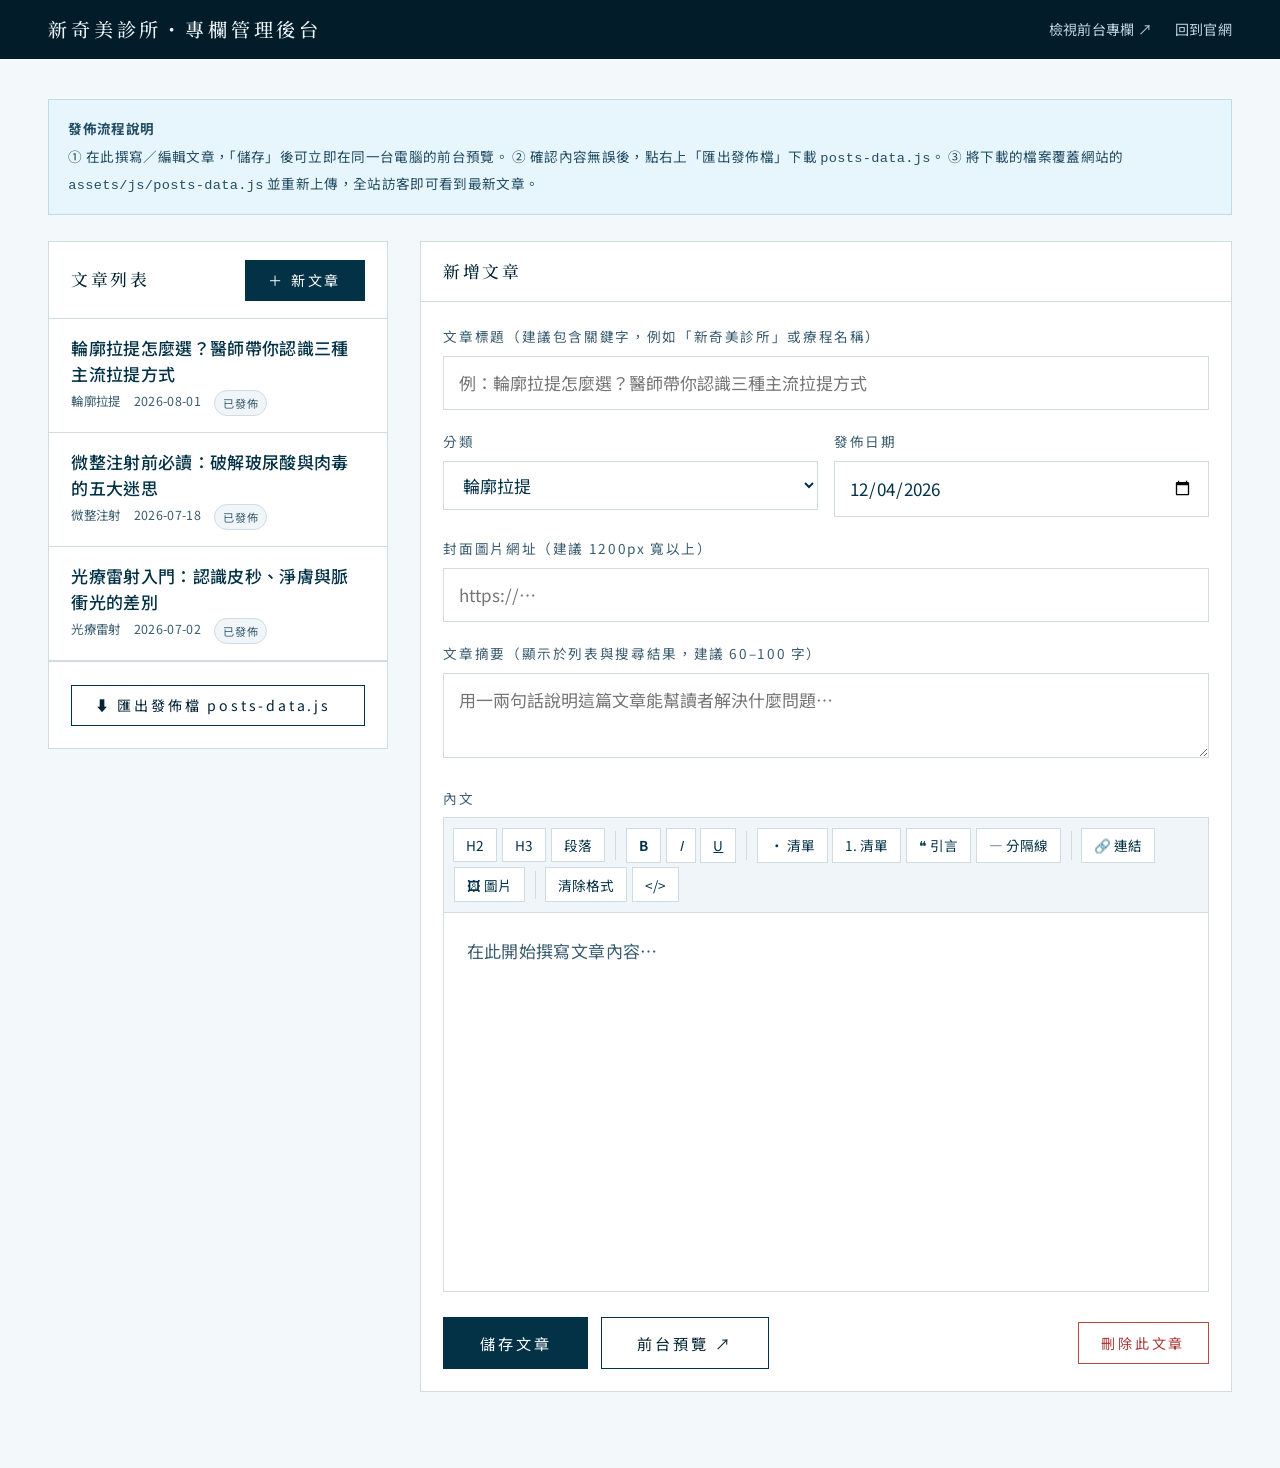
<file: admin/index.html>
<!DOCTYPE html>
<html lang="zh-Hant-TW">
<head>
<meta charset="UTF-8">
<meta name="viewport" content="width=device-width, initial-scale=1.0">
<title>專欄管理後台｜新奇美診所</title>
<meta name="robots" content="noindex, nofollow">
<link rel="preconnect" href="https://fonts.googleapis.com">
<link rel="preconnect" href="https://fonts.gstatic.com" crossorigin>
<link href="https://fonts.googleapis.com/css2?family=Noto+Sans+TC:wght@300;400;500;700&family=Noto+Serif+TC:wght@500;600&display=swap" rel="stylesheet">
<link rel="icon" href="../assets/img/favicon.svg" type="image/svg+xml">
<link rel="stylesheet" href="../assets/css/style.css">
<style>
body { background: oklch(0.975 0.006 233.4); }
.admin-bar {
  background: var(--surface-deep);
  color: var(--on-deep);
  padding: 1rem 0;
}
.admin-bar .wrap { display: flex; justify-content: space-between; align-items: center; flex-wrap: wrap; gap: 1rem; }
.admin-bar h1 { color: var(--on-deep); font-size: 1.2rem; letter-spacing: 0.2em; }
.admin-bar a { color: var(--on-deep-soft); font-size: 0.88rem; }
.admin-bar a:hover { color: #fff; }
.admin-main { padding-block: 2.5rem 5rem; }
.admin-grid { display: grid; grid-template-columns: minmax(260px, 340px) minmax(0, 1fr); gap: 2rem; align-items: start; }
@media (max-width: 980px) { .admin-grid { grid-template-columns: 1fr; } }

.panel { background: #fff; border: 1px solid var(--hairline); }
.panel__head {
  padding: 1.1rem 1.4rem;
  border-bottom: 1px solid var(--hairline);
  display: flex;
  justify-content: space-between;
  align-items: center;
  gap: 1rem;
}
.panel__head h2 { font-size: 1.05rem; letter-spacing: 0.15em; }
.panel__body { padding: 1.4rem; }

.post-admin-list { list-style: none; max-height: 60vh; overflow-y: auto; }
.post-admin-list li {
  padding: 1rem 1.4rem;
  border-bottom: 1px solid var(--hairline);
  cursor: pointer;
  transition: background 0.2s;
}
.post-admin-list li:hover { background: var(--surface); }
.post-admin-list li.is-active { background: var(--surface); box-shadow: inset 3px 0 0 var(--accent); }
.post-admin-list .t { display: block; font-weight: 500; line-height: 1.5; margin-bottom: 0.25rem; }
.post-admin-list .m { font-size: 0.78rem; color: var(--ink-soft); display: flex; gap: 0.8rem; flex-wrap: wrap; }
.badge { display: inline-block; font-size: 0.7rem; padding: 0.1rem 0.5rem; border-radius: 999px; letter-spacing: 0.08em; }
.badge--seed { background: var(--surface); border: 1px solid var(--hairline); color: var(--ink-soft); }
.badge--local { background: oklch(0.92 0.045 182); color: oklch(0.42 0.085 182); }
.badge--hidden { background: oklch(0.93 0.02 20); color: oklch(0.5 0.12 25); }

.field { margin-bottom: 1.2rem; }
.field label { display: block; font-size: 0.85rem; letter-spacing: 0.12em; color: var(--ink-soft); margin-bottom: 0.4rem; }
.field input[type="text"], .field input[type="date"], .field select, .field textarea {
  width: 100%;
  font: inherit;
  padding: 0.65rem 0.9rem;
  border: 1px solid var(--hairline);
  background: #fff;
  color: var(--ink);
}
.field input:focus, .field select:focus, .field textarea:focus, .editor:focus {
  outline: 2px solid var(--accent-soft);
  outline-offset: 1px;
}
.field-row { display: grid; grid-template-columns: 1fr 1fr; gap: 1rem; }
@media (max-width: 640px) { .field-row { grid-template-columns: 1fr; } }

.toolbar {
  display: flex;
  flex-wrap: wrap;
  gap: 0.3rem;
  padding: 0.6rem;
  border: 1px solid var(--hairline);
  border-bottom: none;
  background: var(--surface);
  position: sticky;
  top: 0;
  z-index: 10;
}
.toolbar button {
  font-family: var(--font-sans);
  font-size: 0.85rem;
  padding: 0.4rem 0.75rem;
  background: #fff;
  border: 1px solid var(--hairline);
  color: var(--ink);
  cursor: pointer;
  transition: all 0.15s;
}
.toolbar button:hover { border-color: var(--ink); }
.toolbar .sep { width: 1px; background: var(--hairline); margin: 0.2rem 0.3rem; }
.editor {
  min-height: 380px;
  padding: 1.4rem;
  border: 1px solid var(--hairline);
  background: #fff;
  line-height: 1.9;
  overflow-y: auto;
}
.editor:empty::before { content: "在此開始撰寫文章內容…"; color: var(--ink-soft); }
.editor h2 { font-size: 1.4rem; margin: 1.4em 0 0.6em; border-bottom: 1px solid var(--hairline); padding-bottom: 0.4rem; }
.editor h3 { font-size: 1.15rem; margin: 1.2em 0 0.5em; }
.editor blockquote { border-left: 2px solid var(--accent); padding-left: 1em; color: var(--ink-soft); margin: 1em 0; }
.editor img { max-width: 100%; }
.editor ul, .editor ol { padding-left: 1.6em; }
#html-source { display: none; width: 100%; min-height: 380px; font-family: ui-monospace, monospace; font-size: 0.85rem; padding: 1.2rem; border: 1px solid var(--hairline); }

.actions { display: flex; flex-wrap: wrap; gap: 0.8rem; margin-top: 1.6rem; align-items: center; }
.btn--small { padding: 0.6rem 1.4rem; font-size: 0.88rem; }
.btn--danger { border-color: oklch(0.55 0.15 25); color: oklch(0.5 0.15 25); }
.btn--danger:hover { background: oklch(0.55 0.15 25); color: #fff; }

.hint {
  background: oklch(0.962 0.018 233.4);
  border: 1px solid oklch(0.875 0.035 233.4);
  padding: 1rem 1.2rem;
  font-size: 0.85rem;
  color: oklch(0.40 0.06 233.4);
  line-height: 1.8;
  margin-bottom: 1.6rem;
}
.hint strong { display: block; margin-bottom: 0.2rem; }

.toast {
  position: fixed;
  bottom: 1.6rem;
  left: 50%;
  transform: translateX(-50%) translateY(20px);
  background: var(--ink-strong);
  color: #fff;
  padding: 0.8rem 1.6rem;
  font-size: 0.9rem;
  letter-spacing: 0.08em;
  opacity: 0;
  pointer-events: none;
  transition: all 0.3s;
  z-index: var(--z-toast);
}
.toast.is-show { opacity: 1; transform: translateX(-50%) translateY(0); }
</style>
</head>
<body>

<div class="admin-bar">
  <div class="wrap">
    <h1>新奇美診所・專欄管理後台</h1>
    <nav style="display:flex; gap:1.4rem;">
      <a href="../blog/index.html" target="_blank">檢視前台專欄 ↗</a>
      <a href="../index.html">回到官網</a>
    </nav>
  </div>
</div>

<main class="admin-main">
  <div class="wrap">
    <div class="hint">
      <strong>發佈流程說明</strong>
      ① 在此撰寫／編輯文章，「儲存」後可立即在同一台電腦的前台預覽。
      ② 確認內容無誤後，點右上「匯出發佈檔」下載 <code>posts-data.js</code>。
      ③ 將下載的檔案覆蓋網站的 <code>assets/js/posts-data.js</code> 並重新上傳，全站訪客即可看到最新文章。
    </div>

    <div class="admin-grid">
      <!-- 文章列表 -->
      <aside class="panel">
        <div class="panel__head">
          <h2>文章列表</h2>
          <button class="btn btn--solid btn--small" id="btn-new" type="button">＋ 新文章</button>
        </div>
        <ul class="post-admin-list" id="admin-list"></ul>
        <div class="panel__body" style="border-top:1px solid var(--hairline);">
          <button class="btn btn--small" id="btn-export" type="button" style="width:100%;">⬇ 匯出發佈檔 posts-data.js</button>
        </div>
      </aside>

      <!-- 編輯區 -->
      <section class="panel">
        <div class="panel__head">
          <h2 id="editor-title">新增文章</h2>
          <span id="editor-status" style="font-size:0.8rem; color:var(--ink-soft);"></span>
        </div>
        <div class="panel__body">
          <div class="field">
            <label for="f-title">文章標題（建議包含關鍵字，例如「新奇美診所」或療程名稱）</label>
            <input type="text" id="f-title" placeholder="例：輪廓拉提怎麼選？醫師帶你認識三種主流拉提方式">
          </div>
          <div class="field-row">
            <div class="field">
              <label for="f-category">分類</label>
              <select id="f-category">
                <option>輪廓拉提</option>
                <option>微整注射</option>
                <option>光療雷射</option>
                <option>生髮治療</option>
                <option>體重控制</option>
                <option>婦產科</option>
                <option>家醫科</option>
                <option>保養知識</option>
                <option>診所公告</option>
              </select>
            </div>
            <div class="field">
              <label for="f-date">發佈日期</label>
              <input type="date" id="f-date">
            </div>
          </div>
          <div class="field">
            <label for="f-cover">封面圖片網址（建議 1200px 寬以上）</label>
            <input type="text" id="f-cover" placeholder="https://…">
          </div>
          <div class="field">
            <label for="f-excerpt">文章摘要（顯示於列表與搜尋結果，建議 60–100 字）</label>
            <textarea id="f-excerpt" rows="2" placeholder="用一兩句話說明這篇文章能幫讀者解決什麼問題…"></textarea>
          </div>

          <div class="field">
            <label>內文</label>
            <div class="toolbar" id="toolbar">
              <button type="button" data-cmd="formatBlock" data-val="h2" title="大標題">H2</button>
              <button type="button" data-cmd="formatBlock" data-val="h3" title="小標題">H3</button>
              <button type="button" data-cmd="formatBlock" data-val="p" title="內文段落">段落</button>
              <span class="sep"></span>
              <button type="button" data-cmd="bold" title="粗體"><b>B</b></button>
              <button type="button" data-cmd="italic" title="斜體"><i>I</i></button>
              <button type="button" data-cmd="underline" title="底線"><u>U</u></button>
              <span class="sep"></span>
              <button type="button" data-cmd="insertUnorderedList" title="項目符號">• 清單</button>
              <button type="button" data-cmd="insertOrderedList" title="編號清單">1. 清單</button>
              <button type="button" data-cmd="formatBlock" data-val="blockquote" title="引言">❝ 引言</button>
              <button type="button" data-cmd="insertHorizontalRule" title="分隔線">— 分隔線</button>
              <span class="sep"></span>
              <button type="button" id="btn-link" title="插入連結">🔗 連結</button>
              <button type="button" id="btn-image" title="插入圖片">🖼 圖片</button>
              <span class="sep"></span>
              <button type="button" data-cmd="removeFormat" title="清除格式">清除格式</button>
              <button type="button" id="btn-source" title="HTML 原始碼">&lt;/&gt;</button>
            </div>
            <div class="editor" id="editor" contenteditable="true"></div>
            <textarea id="html-source" spellcheck="false"></textarea>
          </div>

          <div class="actions">
            <button class="btn btn--solid" id="btn-save" type="button">儲存文章</button>
            <button class="btn" id="btn-preview" type="button">前台預覽 ↗</button>
            <button class="btn btn--danger btn--small" id="btn-delete" type="button" style="margin-left:auto;">刪除此文章</button>
          </div>
        </div>
      </section>
    </div>
  </div>
</main>

<div class="toast" id="toast"></div>

<script src="../assets/js/posts-data.js"></script>
<script src="../assets/js/admin.js"></script>
</body>
</html>
</file>
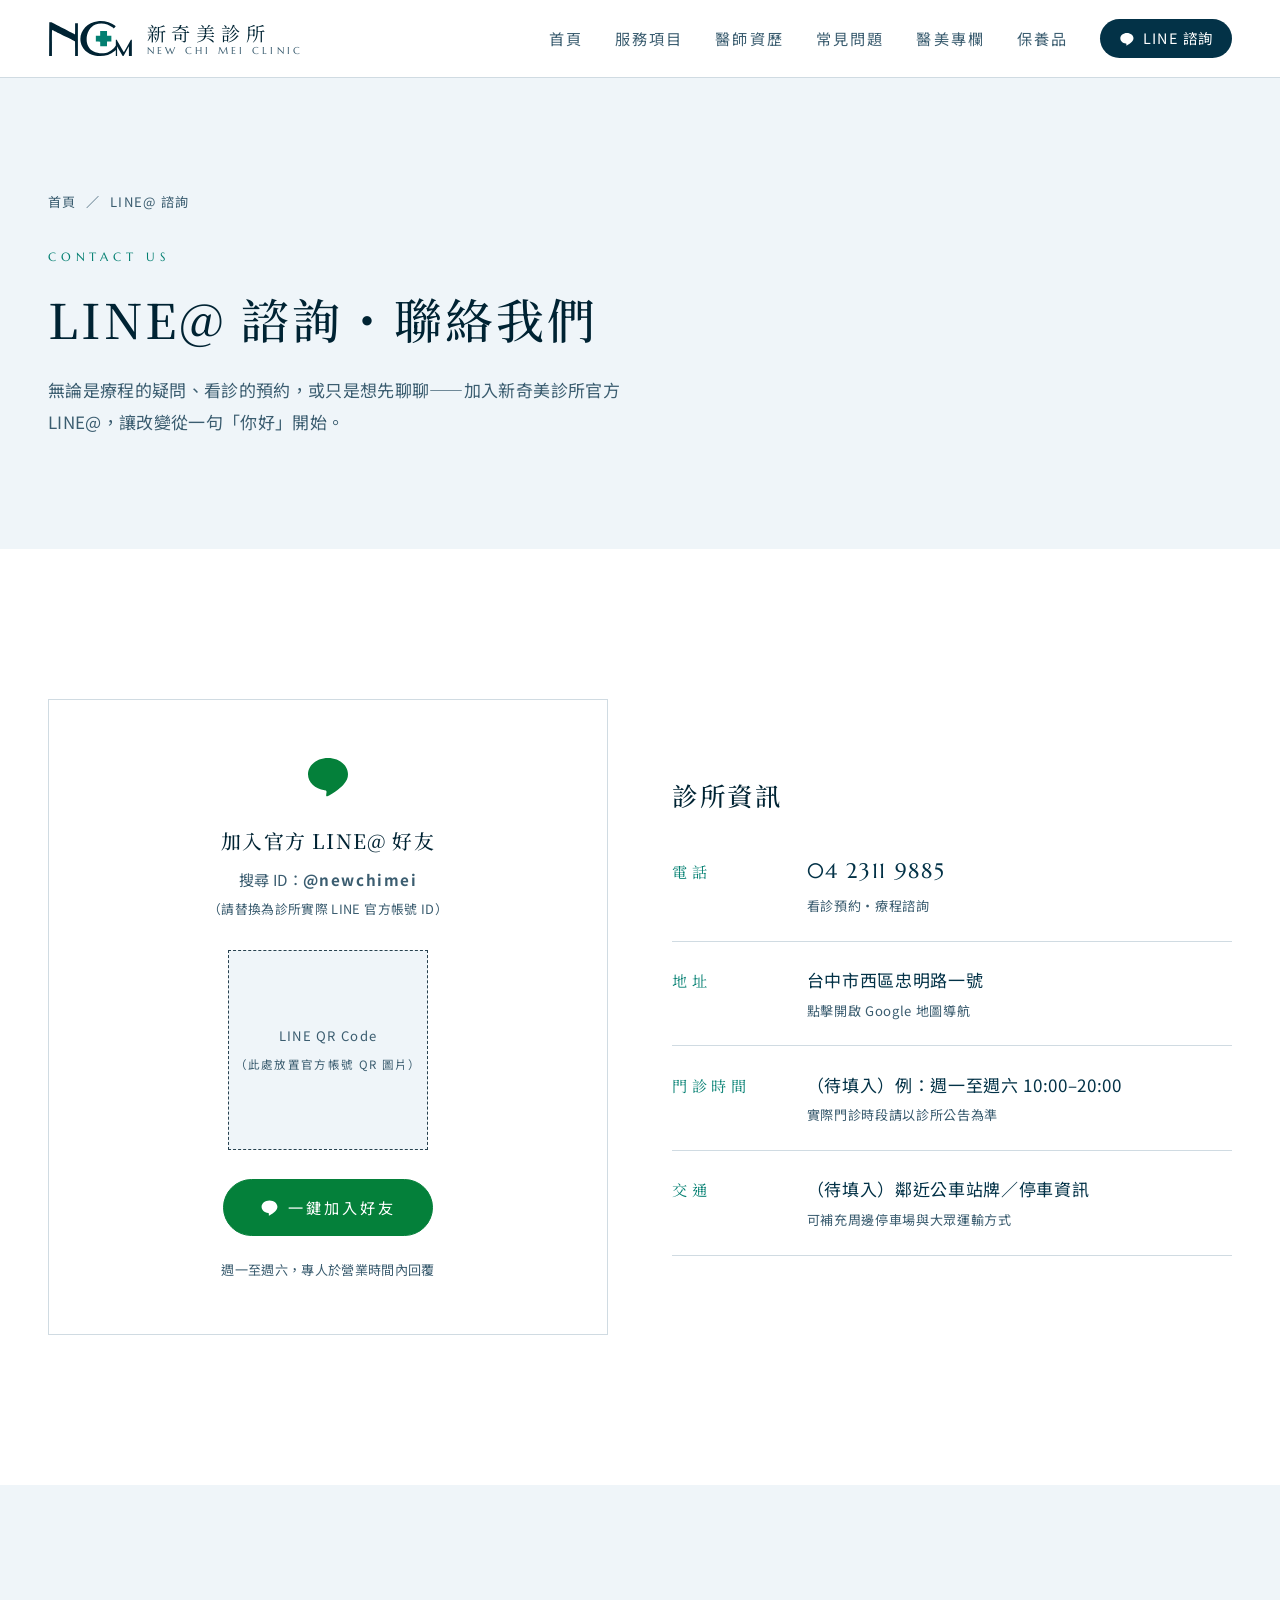
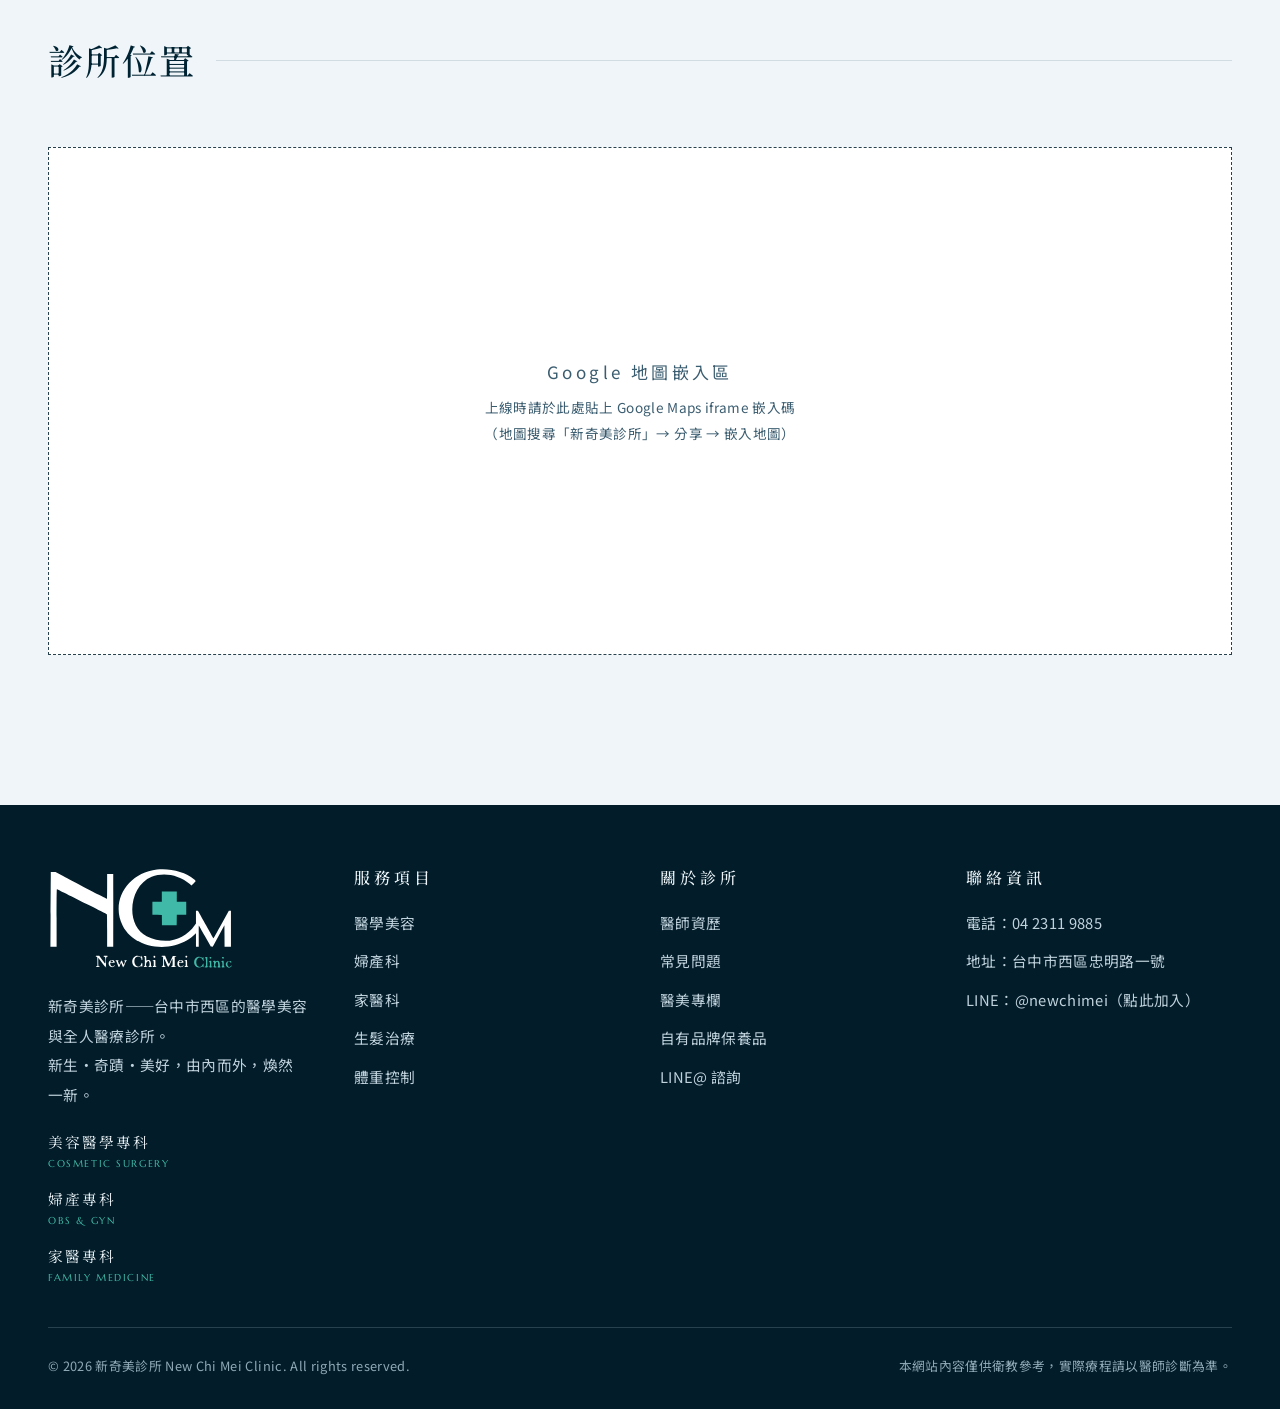
<file: contact.html>
<!DOCTYPE html>
<html lang="zh-Hant-TW">
<head>
<meta charset="UTF-8">
<meta name="viewport" content="width=device-width, initial-scale=1.0">
<title>LINE@ 諮詢・聯絡我們｜新奇美診所 — 04 2311 9885・台中市西區忠明路一號</title>
<meta name="description" content="加入新奇美診所官方 LINE@ 線上諮詢，或來電 04 2311 9885 預約。地址：台中市西區忠明路一號。醫美療程、婦產科、家醫科看診預約，專人親切為您服務。">
<link rel="canonical" href="https://mamibuyama.github.io/shinchimei-clinic/contact.html">
<link rel="preconnect" href="https://fonts.googleapis.com">
<link rel="preconnect" href="https://fonts.gstatic.com" crossorigin>
<link href="https://fonts.googleapis.com/css2?family=Marcellus&family=Noto+Sans+TC:wght@300;400;500&family=Noto+Serif+TC:wght@400;500;600&display=swap" rel="stylesheet">
<link rel="icon" href="assets/img/favicon.svg" type="image/svg+xml">
<link rel="stylesheet" href="assets/css/style.css">
<script type="application/ld+json">
{
  "@context": "https://schema.org",
  "@type": "MedicalClinic",
  "name": "新奇美診所",
  "telephone": "+886-4-2311-9885",
  "address": {
    "@type": "PostalAddress",
    "streetAddress": "忠明路一號",
    "addressLocality": "西區",
    "addressRegion": "台中市",
    "addressCountry": "TW"
  },
  "url": "https://mamibuyama.github.io/shinchimei-clinic/contact.html"
}
</script>
</head>
<body>

<header class="site-header">
  <div class="wrap site-header__inner">
    <a href="index.html" class="brand" aria-label="新奇美診所首頁">
      <img class="brand__mark" src="assets/img/logo-ncm.svg" alt="" width="120" height="52">
      <span class="brand__text">
        <span class="brand__zh">新奇美診所</span>
        <span class="brand__en">New Chi Mei Clinic</span>
      </span>
    </a>
    <button class="nav-toggle" aria-label="開啟選單" aria-expanded="false">
      <svg viewBox="0 0 24 24" fill="none" stroke="currentColor" stroke-width="1.5"><path d="M3 6h18M3 12h18M3 18h18"/></svg>
    </button>
    <nav class="site-nav" aria-label="主選單">
      <button class="nav-close" aria-label="關閉選單">
        <svg viewBox="0 0 24 24" fill="none" stroke="currentColor" stroke-width="1.5"><path d="M6 6l12 12M18 6L6 18"/></svg>
      </button>
      <a href="index.html">首頁</a>
      <a href="services/index.html">服務項目</a>
      <a href="doctors.html">醫師資歷</a>
      <a href="faq.html">常見問題</a>
      <a href="blog/index.html">醫美專欄</a>
      <a href="products/mask.html">保養品</a>
      <a href="contact.html" class="nav-cta" aria-current="page">
        <svg viewBox="0 0 24 24" fill="currentColor"><path d="M12 3C6.5 3 2 6.6 2 11.1c0 4 3.5 7.4 8.3 8 .3.1.8.2.9.5.1.2.1.6 0 .9l-.1.9c0 .3-.2 1 .9.6 1.1-.5 5.8-3.4 7.9-5.9 1.4-1.6 2.1-3.2 2.1-5C22 6.6 17.5 3 12 3z"/></svg>
        LINE 諮詢
      </a>
    </nav>
  </div>
</header>

<main>
  <section class="page-hero">
    <div class="wrap page-hero__inner">
      <nav class="breadcrumb" aria-label="breadcrumb"><a href="index.html">首頁</a><span>／</span><span>LINE@ 諮詢</span></nav>
      <p class="page-hero__kicker">Contact Us</p>
      <h1 class="page-hero__title">LINE@ 諮詢・聯絡我們</h1>
      <p class="page-hero__lede">無論是療程的疑問、看診的預約，或只是想先聊聊——加入新奇美診所官方 LINE@，讓改變從一句「你好」開始。</p>
    </div>
  </section>

  <section class="section">
    <div class="wrap line-panel">
      <div class="line-panel__card reveal">
        <svg viewBox="0 0 24 24" fill="var(--line-green)" style="width:3rem; margin:0 auto 1.2rem;"><path d="M12 3C6.5 3 2 6.6 2 11.1c0 4 3.5 7.4 8.3 8 .3.1.8.2.9.5.1.2.1.6 0 .9l-.1.9c0 .3-.2 1 .9.6 1.1-.5 5.8-3.4 7.9-5.9 1.4-1.6 2.1-3.2 2.1-5C22 6.6 17.5 3 12 3z"/></svg>
        <h3>加入官方 LINE@ 好友</h3>
        <p>搜尋 ID：<strong style="letter-spacing:0.1em;">@newchimei</strong><br><span style="font-size:0.8rem;">（請替換為診所實際 LINE 官方帳號 ID）</span></p>
        <div class="qr-placeholder">
          <span>LINE QR Code</span>
          <span style="font-size:0.72rem;">（此處放置官方帳號 QR 圖片）</span>
        </div>
        <a class="btn btn--line" href="https://line.me/R/ti/p/@newchimei" target="_blank" rel="noopener">
          <svg viewBox="0 0 24 24" fill="currentColor"><path d="M12 3C6.5 3 2 6.6 2 11.1c0 4 3.5 7.4 8.3 8 .3.1.8.2.9.5.1.2.1.6 0 .9l-.1.9c0 .3-.2 1 .9.6 1.1-.5 5.8-3.4 7.9-5.9 1.4-1.6 2.1-3.2 2.1-5C22 6.6 17.5 3 12 3z"/></svg>
          一鍵加入好友
        </a>
        <p style="margin-top:1.4rem; font-size:0.82rem; color:var(--ink-soft);">週一至週六，專人於營業時間內回覆</p>
      </div>

      <div class="reveal" data-delay="1">
        <h2 style="margin-bottom:1rem;">診所資訊</h2>
        <ul class="contact-facts">
          <li>
            <span class="label">電話</span>
            <span class="value"><a href="tel:+886423119885" style="font-size:1.3rem; font-family:var(--font-display); letter-spacing:0.08em;">04 2311 9885</a><small>看診預約・療程諮詢</small></span>
          </li>
          <li>
            <span class="label">地址</span>
            <span class="value"><a href="https://maps.google.com/?q=台中市西區忠明路一號" target="_blank" rel="noopener">台中市西區忠明路一號</a><small>點擊開啟 Google 地圖導航</small></span>
          </li>
          <li>
            <span class="label">門診時間</span>
            <span class="value">（待填入）例：週一至週六 10:00–20:00<small>實際門診時段請以診所公告為準</small></span>
          </li>
          <li>
            <span class="label">交通</span>
            <span class="value">（待填入）鄰近公車站牌／停車資訊<small>可補充周邊停車場與大眾運輸方式</small></span>
          </li>
        </ul>
      </div>
    </div>
  </section>

  <section class="section section--surface">
    <div class="wrap">
      <header class="section-head reveal">
        <h2 class="section-head__title">診所位置</h2>
      </header>
      <div class="reveal" data-delay="1" style="aspect-ratio: 21/9; border:1px dashed var(--hairline-deep); display:grid; place-content:center; gap:0.5rem; text-align:center; color:var(--ink-soft); background:#fff;">
        <p style="letter-spacing:0.2em;">Google 地圖嵌入區</p>
        <p style="font-size:0.85rem;">上線時請於此處貼上 Google Maps iframe 嵌入碼<br>（地圖搜尋「新奇美診所」→ 分享 → 嵌入地圖）</p>
      </div>
    </div>
  </section>
</main>

<footer class="site-footer">
  <div class="wrap">
    <div class="site-footer__grid">
      <div class="site-footer__brand">
        <img class="footer-lockup" src="assets/img/logo-lockup-light.svg" alt="新奇美診所 New Chi Mei Clinic" width="230" height="126">
        <p>新奇美診所——台中市西區的醫學美容與全人醫療診所。<br>新生・奇蹟・美好，由內而外，煥然一新。</p>
        <ul class="specialties">
          <li>美容醫學專科<small>Cosmetic Surgery</small></li>
          <li>婦產專科<small>Obs &amp; Gyn</small></li>
          <li>家醫專科<small>Family Medicine</small></li>
        </ul>
      </div>
      <div>
        <h4>服務項目</h4>
        <ul>
          <li><a href="services/aesthetic-medicine.html">醫學美容</a></li>
          <li><a href="services/obstetrics-gynecology.html">婦產科</a></li>
          <li><a href="services/family-medicine.html">家醫科</a></li>
          <li><a href="services/hair-restoration.html">生髮治療</a></li>
          <li><a href="services/weight-management.html">體重控制</a></li>
        </ul>
      </div>
      <div>
        <h4>關於診所</h4>
        <ul>
          <li><a href="doctors.html">醫師資歷</a></li>
          <li><a href="faq.html">常見問題</a></li>
          <li><a href="blog/index.html">醫美專欄</a></li>
          <li><a href="products/mask.html">自有品牌保養品</a></li>
          <li><a href="contact.html">LINE@ 諮詢</a></li>
        </ul>
      </div>
      <div>
        <h4>聯絡資訊</h4>
        <ul>
          <li>電話：<a href="tel:+886423119885">04 2311 9885</a></li>
          <li>地址：<a href="https://maps.google.com/?q=台中市西區忠明路一號" target="_blank" rel="noopener">台中市西區忠明路一號</a></li>
          <li>LINE：<a href="contact.html">@newchimei（點此加入）</a></li>
        </ul>
      </div>
    </div>
    <div class="site-footer__legal">
      <span>© 2026 新奇美診所 New Chi Mei Clinic. All rights reserved.</span>
      <span>本網站內容僅供衛教參考，實際療程請以醫師診斷為準。</span>
    </div>
  </div>
</footer>

<script src="assets/js/main.js"></script>
</body>
</html>
</file>
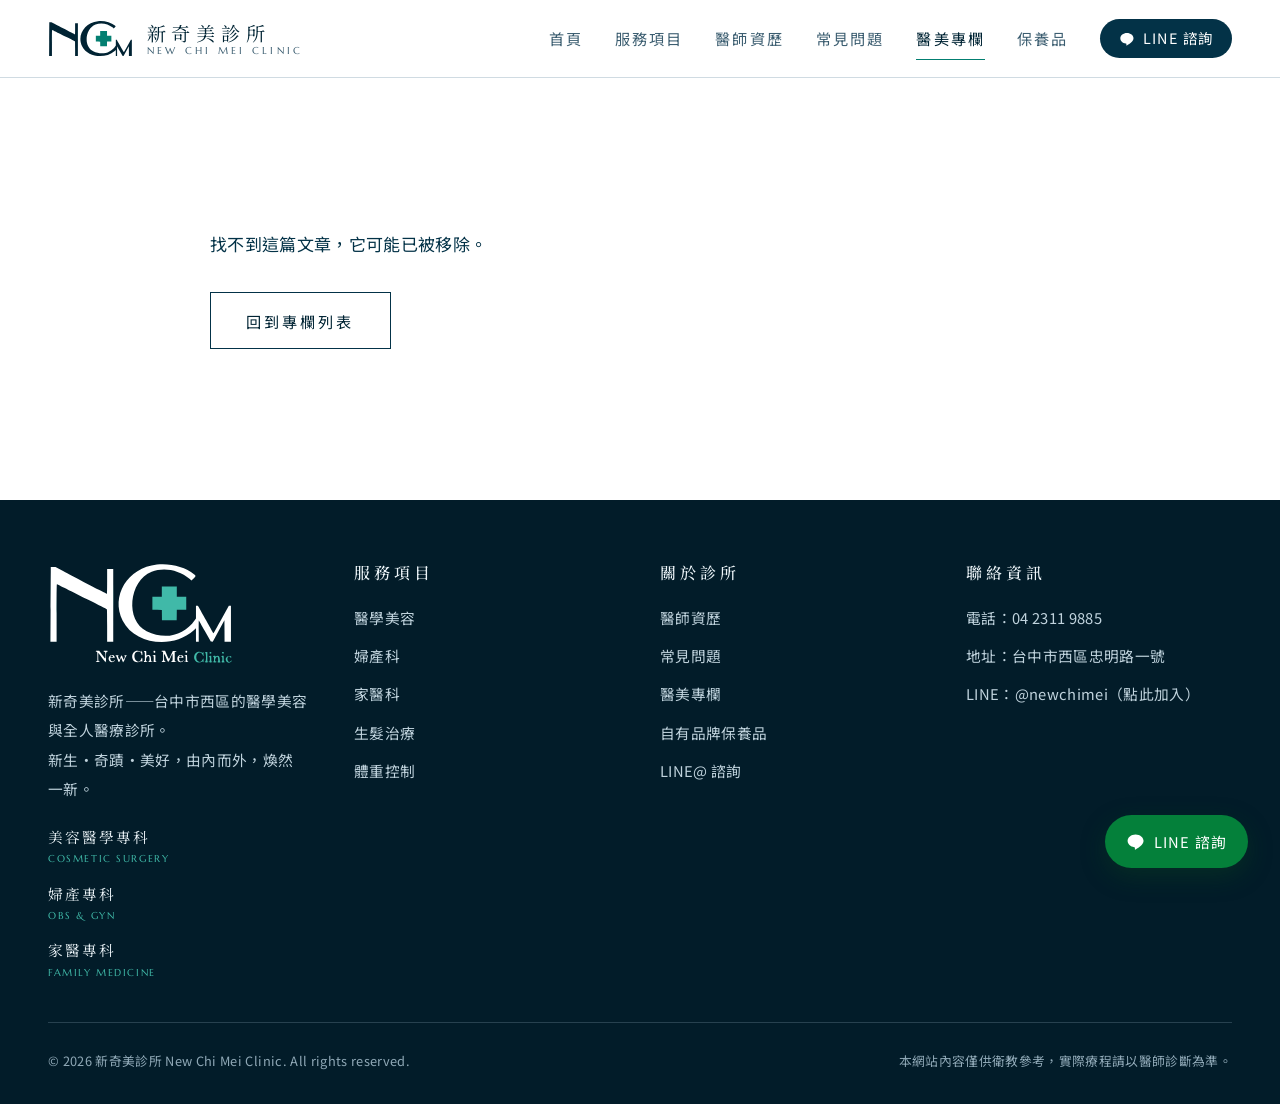
<file: blog/post.html>
<!DOCTYPE html>
<html lang="zh-Hant-TW">
<head>
<meta charset="UTF-8">
<meta name="viewport" content="width=device-width, initial-scale=1.0">
<title>醫美專欄文章｜新奇美診所</title>
<meta name="description" content="新奇美診所醫美專欄文章。">
<link rel="preconnect" href="https://fonts.googleapis.com">
<link rel="preconnect" href="https://fonts.gstatic.com" crossorigin>
<link href="https://fonts.googleapis.com/css2?family=Marcellus&family=Noto+Sans+TC:wght@300;400;500&family=Noto+Serif+TC:wght@400;500;600&display=swap" rel="stylesheet">
<link rel="icon" href="../assets/img/favicon.svg" type="image/svg+xml">
<link rel="stylesheet" href="../assets/css/style.css">
</head>
<body>

<header class="site-header">
  <div class="wrap site-header__inner">
    <a href="../index.html" class="brand" aria-label="新奇美診所首頁">
      <img class="brand__mark" src="../assets/img/logo-ncm.svg" alt="" width="120" height="52">
      <span class="brand__text">
        <span class="brand__zh">新奇美診所</span>
        <span class="brand__en">New Chi Mei Clinic</span>
      </span>
    </a>
    <button class="nav-toggle" aria-label="開啟選單" aria-expanded="false">
      <svg viewBox="0 0 24 24" fill="none" stroke="currentColor" stroke-width="1.5"><path d="M3 6h18M3 12h18M3 18h18"/></svg>
    </button>
    <nav class="site-nav" aria-label="主選單">
      <button class="nav-close" aria-label="關閉選單">
        <svg viewBox="0 0 24 24" fill="none" stroke="currentColor" stroke-width="1.5"><path d="M6 6l12 12M18 6L6 18"/></svg>
      </button>
      <a href="../index.html">首頁</a>
      <a href="../services/index.html">服務項目</a>
      <a href="../doctors.html">醫師資歷</a>
      <a href="../faq.html">常見問題</a>
      <a href="index.html" aria-current="page">醫美專欄</a>
      <a href="../products/mask.html">保養品</a>
      <a href="../contact.html" class="nav-cta">
        <svg viewBox="0 0 24 24" fill="currentColor"><path d="M12 3C6.5 3 2 6.6 2 11.1c0 4 3.5 7.4 8.3 8 .3.1.8.2.9.5.1.2.1.6 0 .9l-.1.9c0 .3-.2 1 .9.6 1.1-.5 5.8-3.4 7.9-5.9 1.4-1.6 2.1-3.2 2.1-5C22 6.6 17.5 3 12 3z"/></svg>
        LINE 諮詢
      </a>
    </nav>
  </div>
</header>

<main id="article-root"></main>

<footer class="site-footer">
  <div class="wrap">
    <div class="site-footer__grid">
      <div class="site-footer__brand">
        <img class="footer-lockup" src="../assets/img/logo-lockup-light.svg" alt="新奇美診所 New Chi Mei Clinic" width="230" height="126">
        <p>新奇美診所——台中市西區的醫學美容與全人醫療診所。<br>新生・奇蹟・美好，由內而外，煥然一新。</p>
        <ul class="specialties">
          <li>美容醫學專科<small>Cosmetic Surgery</small></li>
          <li>婦產專科<small>Obs &amp; Gyn</small></li>
          <li>家醫專科<small>Family Medicine</small></li>
        </ul>
      </div>
      <div>
        <h4>服務項目</h4>
        <ul>
          <li><a href="../services/aesthetic-medicine.html">醫學美容</a></li>
          <li><a href="../services/obstetrics-gynecology.html">婦產科</a></li>
          <li><a href="../services/family-medicine.html">家醫科</a></li>
          <li><a href="../services/hair-restoration.html">生髮治療</a></li>
          <li><a href="../services/weight-management.html">體重控制</a></li>
        </ul>
      </div>
      <div>
        <h4>關於診所</h4>
        <ul>
          <li><a href="../doctors.html">醫師資歷</a></li>
          <li><a href="../faq.html">常見問題</a></li>
          <li><a href="index.html">醫美專欄</a></li>
          <li><a href="../products/mask.html">自有品牌保養品</a></li>
          <li><a href="../contact.html">LINE@ 諮詢</a></li>
        </ul>
      </div>
      <div>
        <h4>聯絡資訊</h4>
        <ul>
          <li>電話：<a href="tel:+886423119885">04 2311 9885</a></li>
          <li>地址：<a href="https://maps.google.com/?q=台中市西區忠明路一號" target="_blank" rel="noopener">台中市西區忠明路一號</a></li>
          <li>LINE：<a href="../contact.html">@newchimei（點此加入）</a></li>
        </ul>
      </div>
    </div>
    <div class="site-footer__legal">
      <span>© 2026 新奇美診所 New Chi Mei Clinic. All rights reserved.</span>
      <span>本網站內容僅供衛教參考，實際療程請以醫師診斷為準。</span>
    </div>
  </div>
</footer>

<a class="line-float" href="../contact.html" aria-label="LINE 線上諮詢">
  <svg viewBox="0 0 24 24" fill="currentColor"><path d="M12 3C6.5 3 2 6.6 2 11.1c0 4 3.5 7.4 8.3 8 .3.1.8.2.9.5.1.2.1.6 0 .9l-.1.9c0 .3-.2 1 .9.6 1.1-.5 5.8-3.4 7.9-5.9 1.4-1.6 2.1-3.2 2.1-5C22 6.6 17.5 3 12 3z"/></svg>
  <span>LINE 諮詢</span>
</a>

<script src="../assets/js/main.js"></script>
<script src="../assets/js/posts-data.js"></script>
<script src="../assets/js/blog.js"></script>
</body>
</html>
</file>
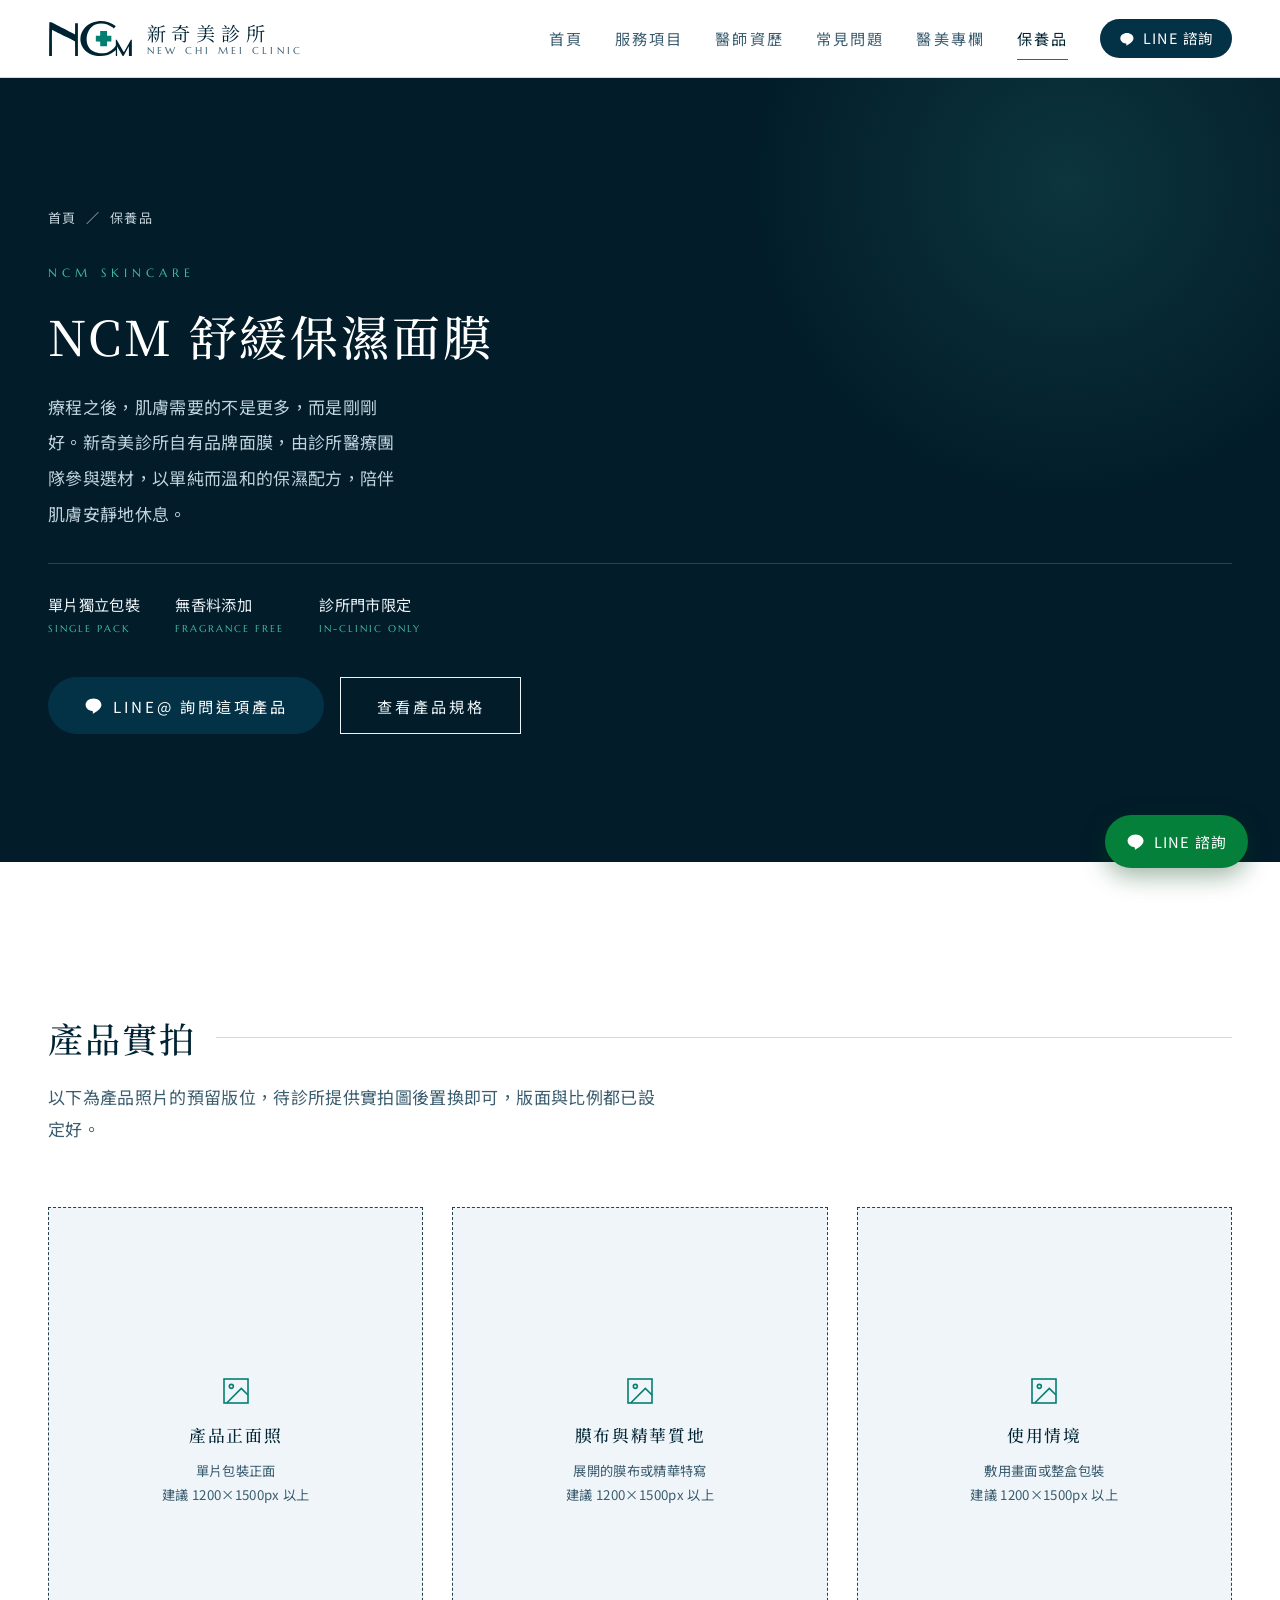
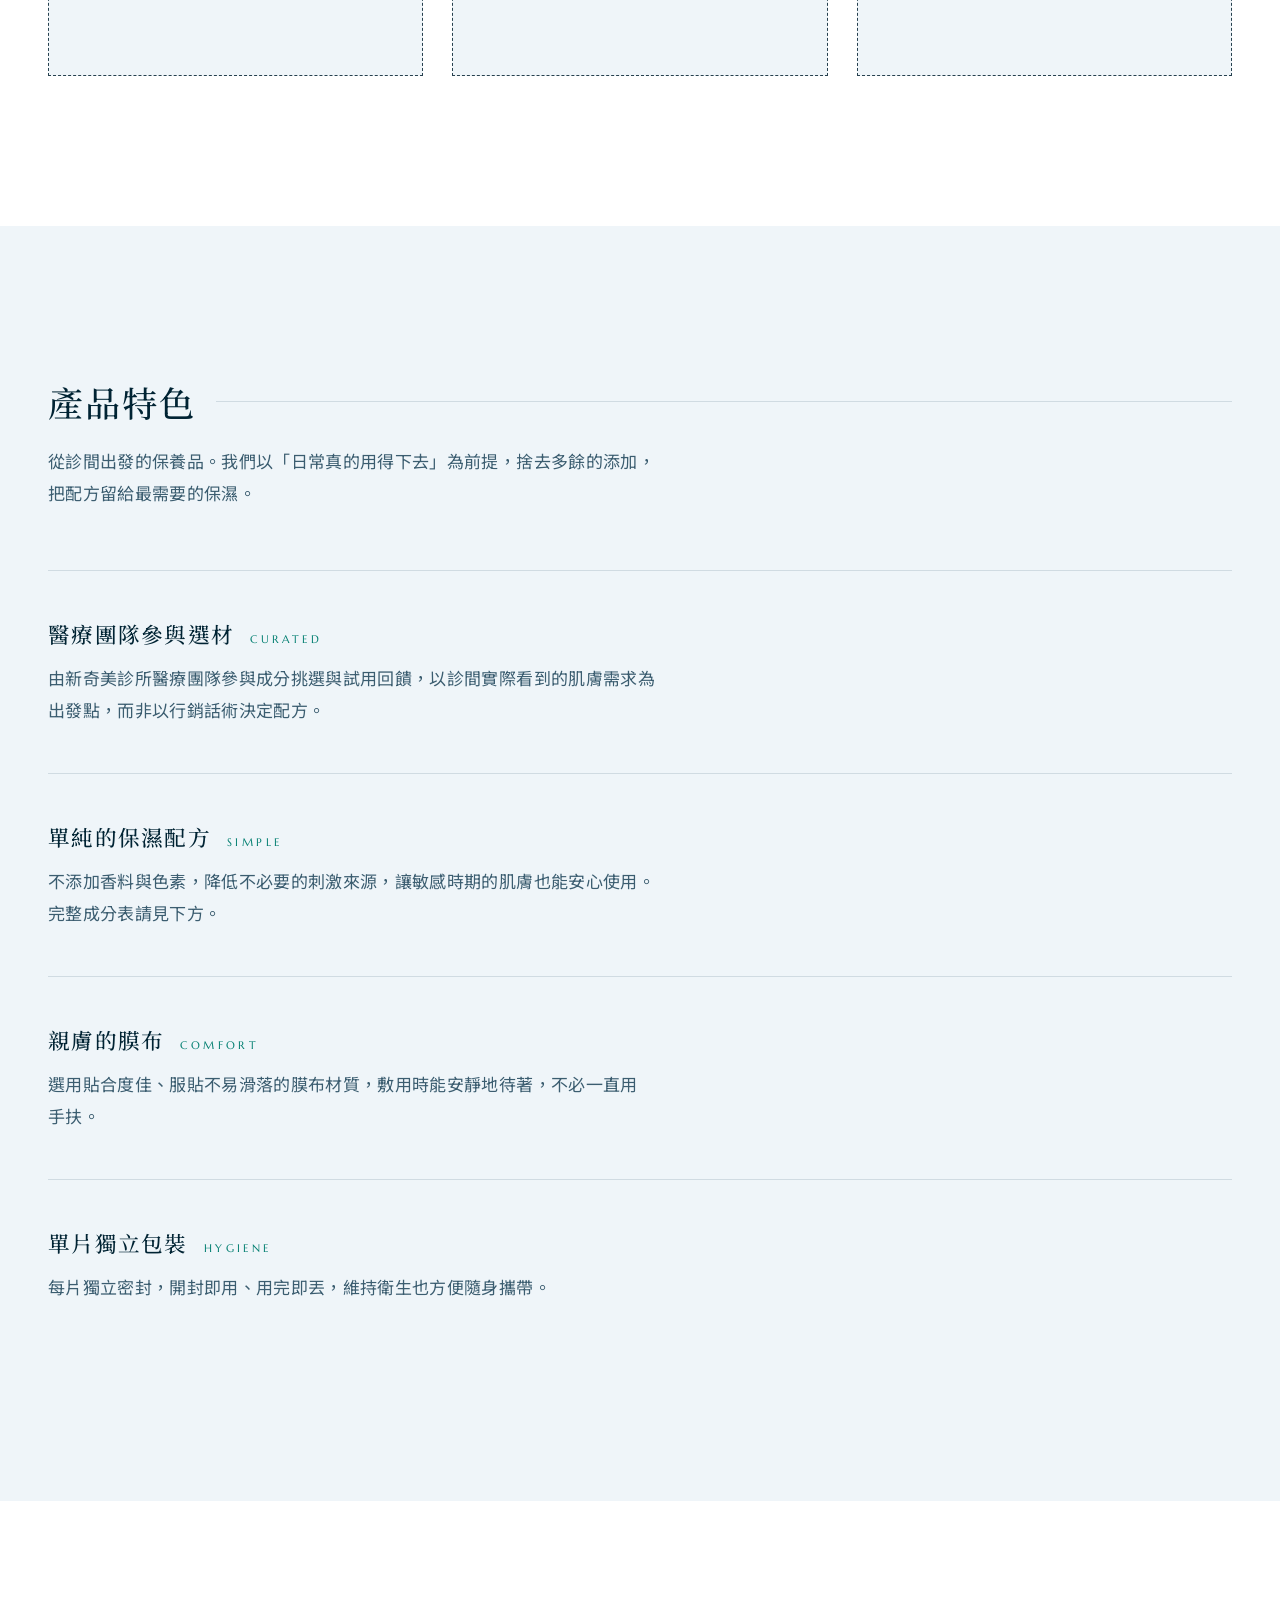
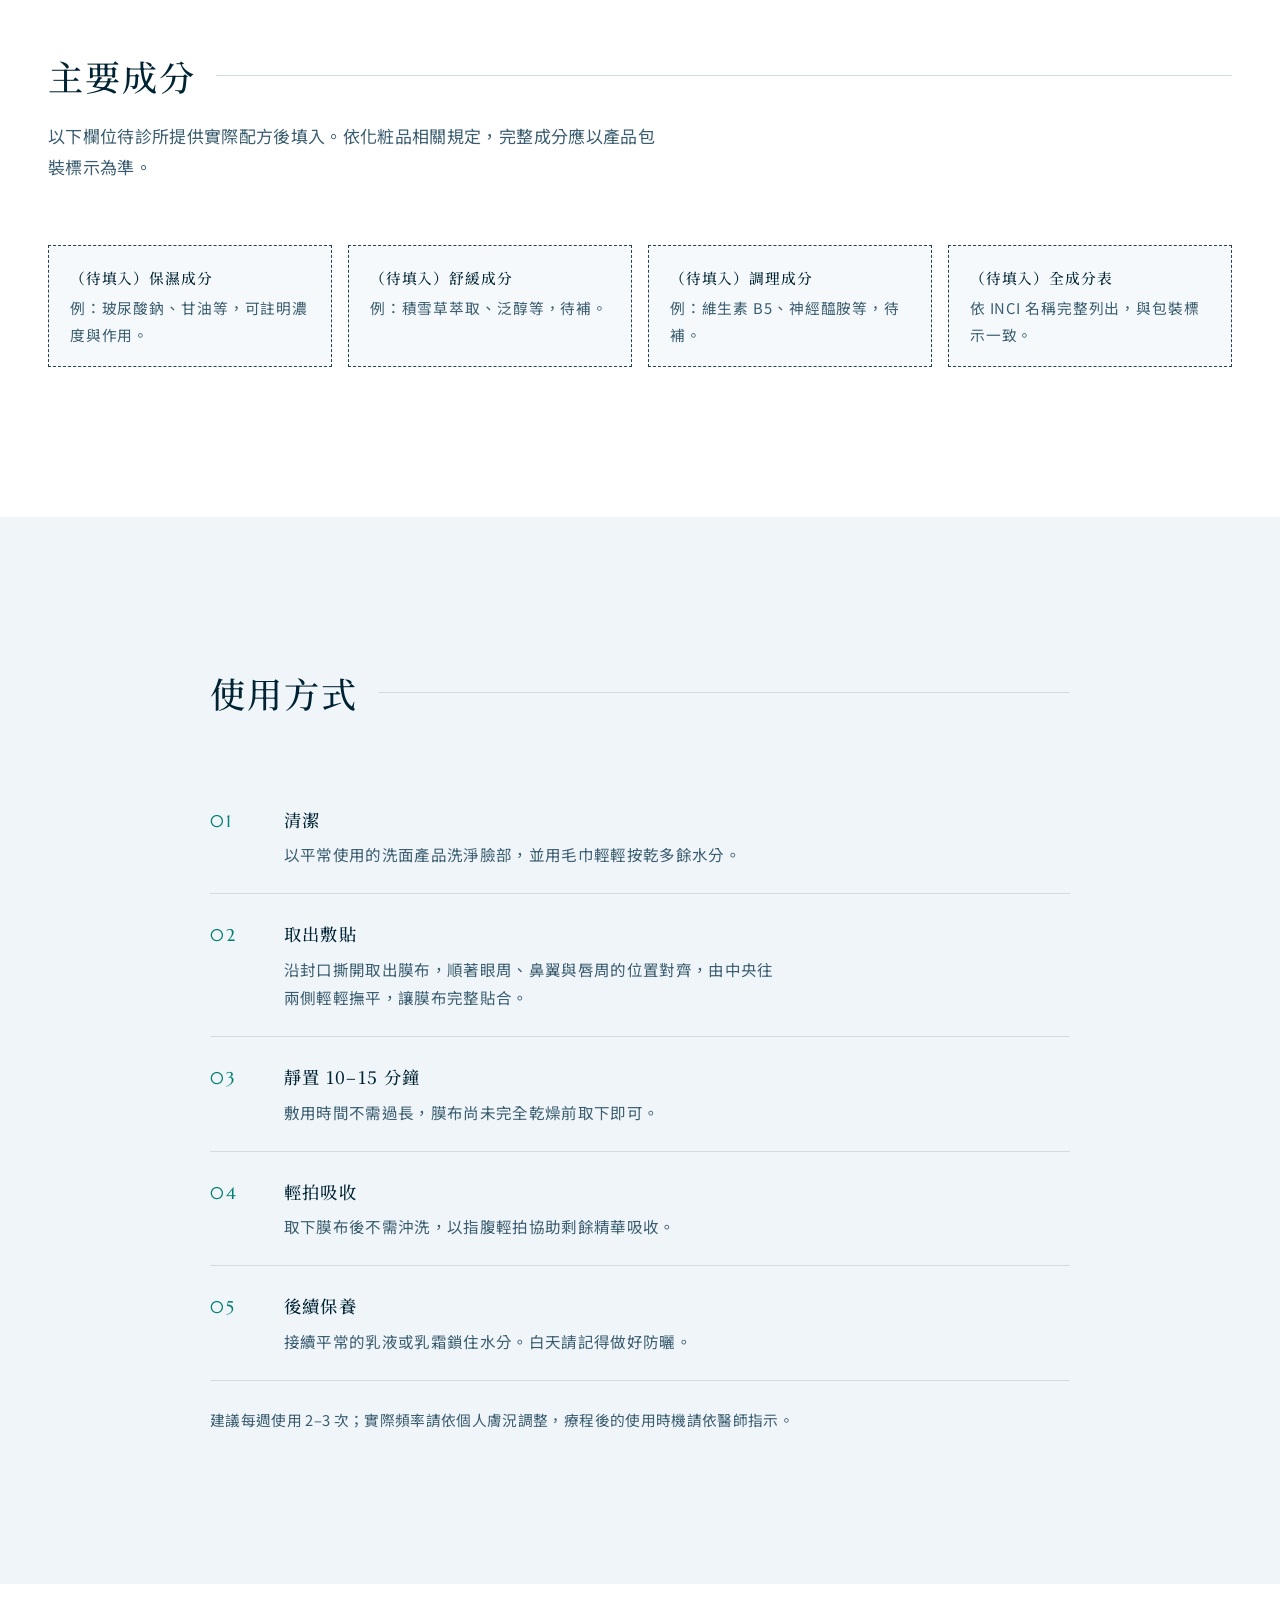
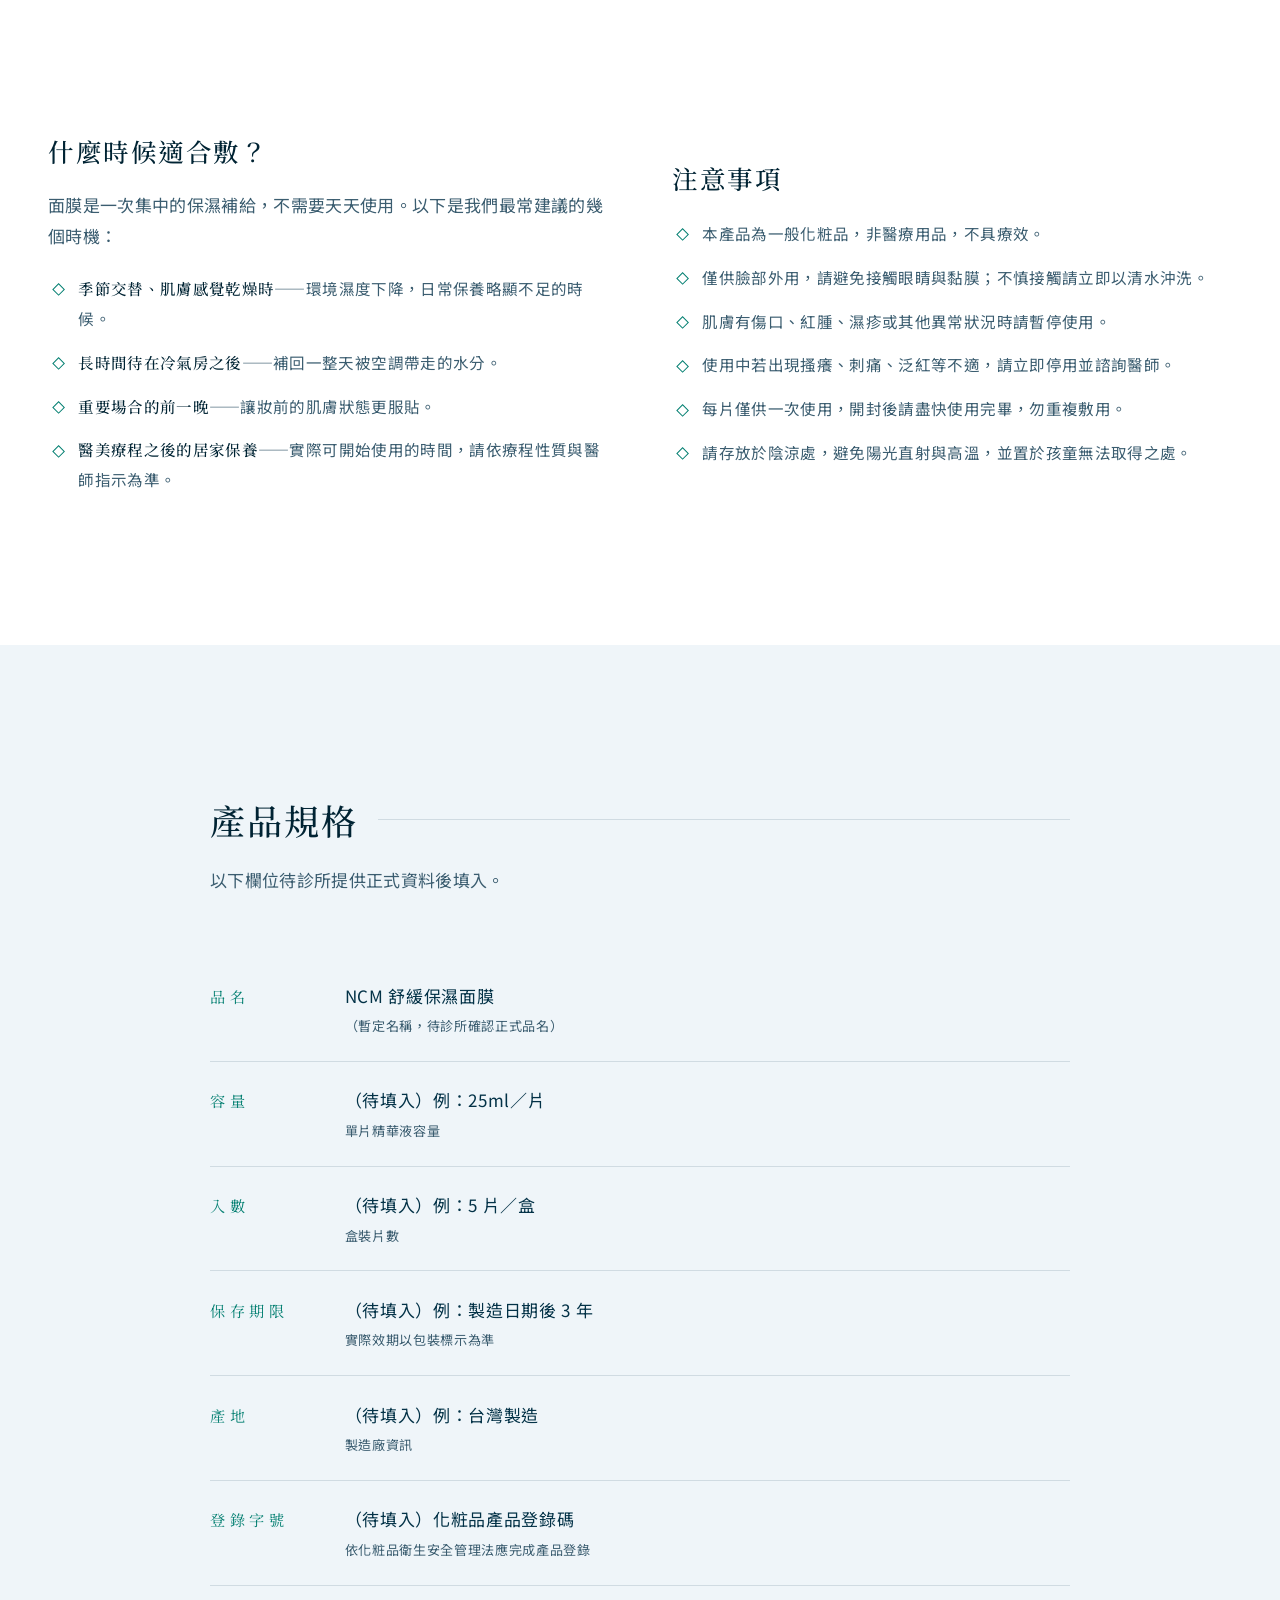
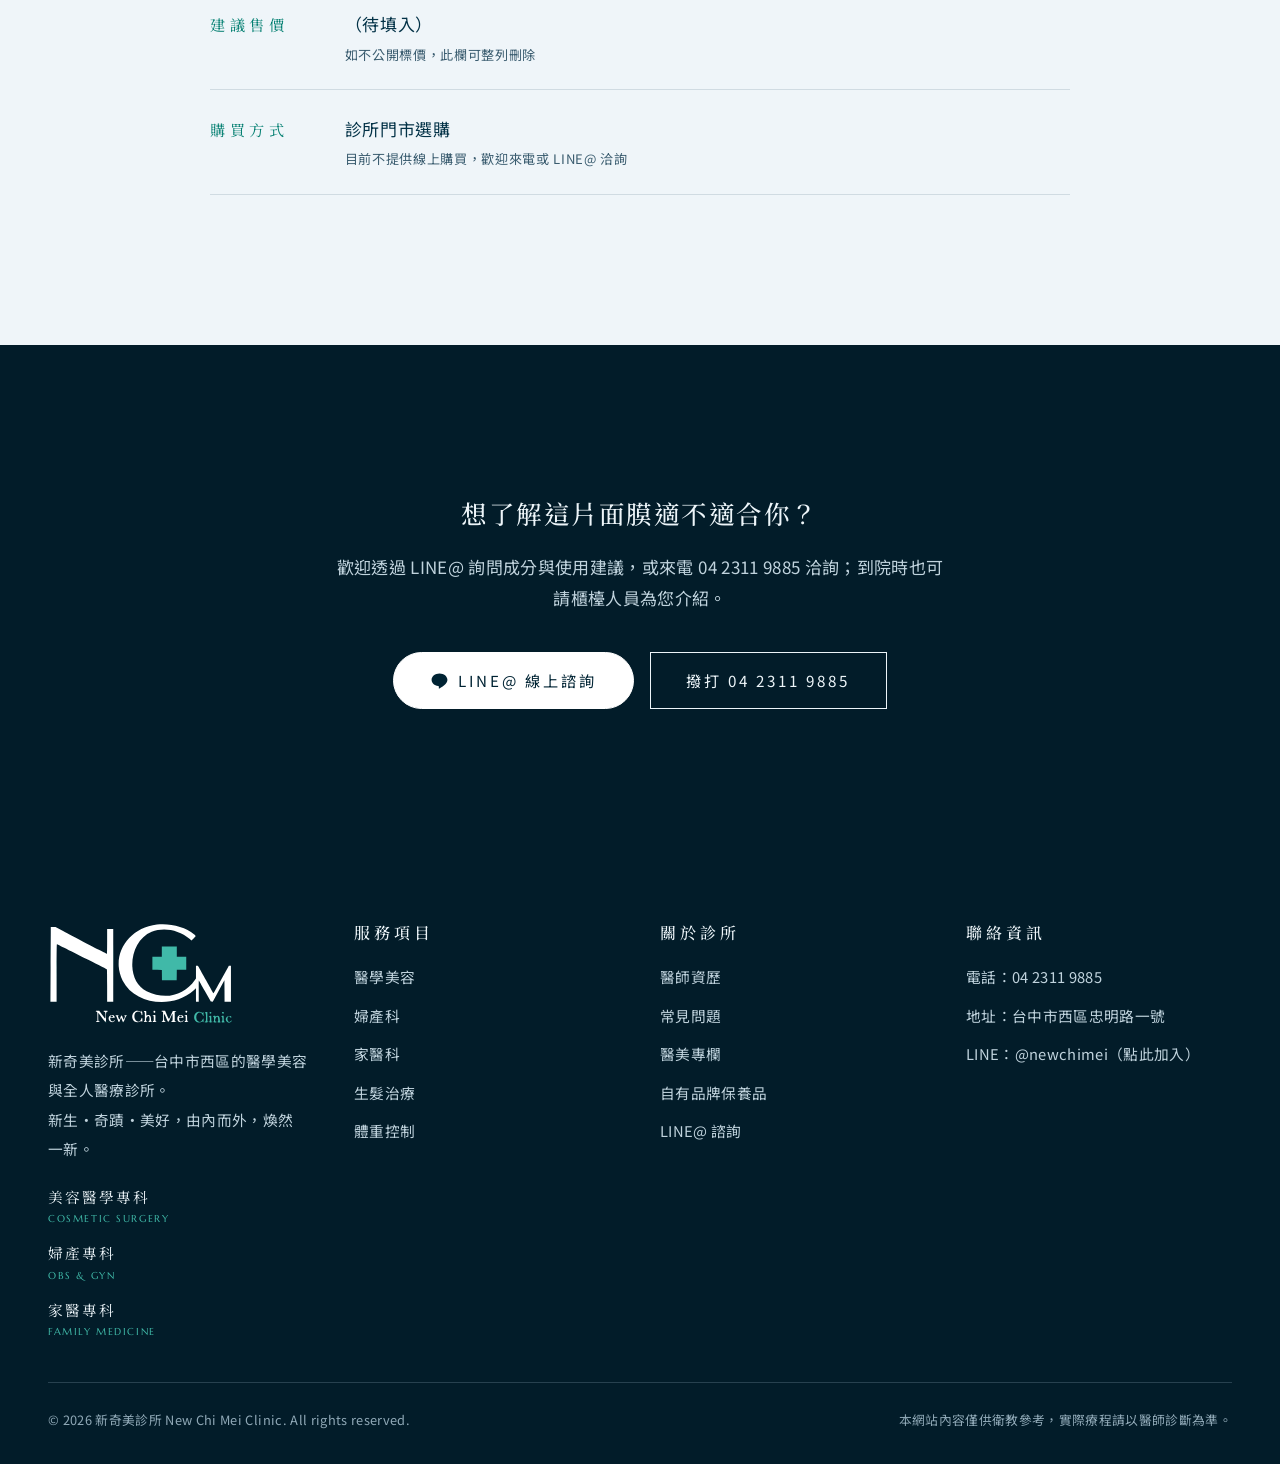
<file: products/mask.html>
<!DOCTYPE html>
<html lang="zh-Hant-TW">
<head>
<meta charset="UTF-8">
<meta name="viewport" content="width=device-width, initial-scale=1.0">
<title>NCM 舒緩保濕面膜｜新奇美診所自有品牌保養品</title>
<meta name="description" content="新奇美診所自有品牌保養品「NCM 舒緩保濕面膜」——由診所醫療團隊參與選材，溫和保濕配方，適合療程後與日常的居家保養。台中西區新奇美診所門市選購，LINE@ 線上諮詢。">
<meta name="keywords" content="新奇美診所, 自有品牌面膜, 醫美面膜, 保濕面膜, 台中醫美保養品, NCM">
<link rel="canonical" href="https://mamibuyama.github.io/shinchimei-clinic/products/mask.html">
<meta property="og:type" content="product">
<meta property="og:title" content="NCM 舒緩保濕面膜｜新奇美診所自有品牌">
<meta property="og:description" content="由新奇美診所醫療團隊參與選材的溫和保濕面膜，適合療程後與日常的居家保養。">
<meta property="og:url" content="https://mamibuyama.github.io/shinchimei-clinic/products/mask.html">
<meta property="og:image" content="https://mamibuyama.github.io/shinchimei-clinic/assets/img/og-cover.jpg">
<meta property="og:locale" content="zh_TW">
<link rel="preconnect" href="https://fonts.googleapis.com">
<link rel="preconnect" href="https://fonts.gstatic.com" crossorigin>
<link href="https://fonts.googleapis.com/css2?family=Marcellus&family=Noto+Sans+TC:wght@300;400;500&family=Noto+Serif+TC:wght@400;500;600&display=swap" rel="stylesheet">
<link rel="icon" href="../assets/img/favicon.svg" type="image/svg+xml">
<link rel="stylesheet" href="../assets/css/style.css">
<script type="application/ld+json">
{
  "@context": "https://schema.org",
  "@type": "Product",
  "name": "NCM 舒緩保濕面膜",
  "brand": { "@type": "Brand", "name": "NCM 新奇美診所" },
  "category": "化粧品／面膜",
  "description": "新奇美診所自有品牌保養品，溫和保濕配方，適合療程後與日常的居家保養。",
  "image": "https://mamibuyama.github.io/shinchimei-clinic/assets/img/og-cover.jpg",
  "manufacturer": { "@type": "Organization", "name": "新奇美診所 New Chi Mei Clinic" }
}
</script>
</head>
<body>

<header class="site-header">
  <div class="wrap site-header__inner">
    <a href="../index.html" class="brand" aria-label="新奇美診所首頁">
      <img class="brand__mark" src="../assets/img/logo-ncm.svg" alt="" width="120" height="52">
      <span class="brand__text">
        <span class="brand__zh">新奇美診所</span>
        <span class="brand__en">New Chi Mei Clinic</span>
      </span>
    </a>
    <button class="nav-toggle" aria-label="開啟選單" aria-expanded="false">
      <svg viewBox="0 0 24 24" fill="none" stroke="currentColor" stroke-width="1.5"><path d="M3 6h18M3 12h18M3 18h18"/></svg>
    </button>
    <nav class="site-nav" aria-label="主選單">
      <button class="nav-close" aria-label="關閉選單">
        <svg viewBox="0 0 24 24" fill="none" stroke="currentColor" stroke-width="1.5"><path d="M6 6l12 12M18 6L6 18"/></svg>
      </button>
      <a href="../index.html">首頁</a>
      <a href="../services/index.html">服務項目</a>
      <a href="../doctors.html">醫師資歷</a>
      <a href="../faq.html">常見問題</a>
      <a href="../blog/index.html">醫美專欄</a>
      <a href="mask.html" aria-current="page">保養品</a>
      <a href="../contact.html" class="nav-cta">
        <svg viewBox="0 0 24 24" fill="currentColor"><path d="M12 3C6.5 3 2 6.6 2 11.1c0 4 3.5 7.4 8.3 8 .3.1.8.2.9.5.1.2.1.6 0 .9l-.1.9c0 .3-.2 1 .9.6 1.1-.5 5.8-3.4 7.9-5.9 1.4-1.6 2.1-3.2 2.1-5C22 6.6 17.5 3 12 3z"/></svg>
        LINE 諮詢
      </a>
    </nav>
  </div>
</header>

<main>
  <!-- 產品主視覺 -->
  <section class="product-hero">
    <div class="wrap product-hero__inner">
      <nav class="breadcrumb" aria-label="breadcrumb"><a href="../index.html">首頁</a><span>／</span><span>保養品</span></nav>
      <p class="product-hero__kicker">NCM Skincare</p>
      <h1 class="product-hero__title">NCM 舒緩保濕面膜</h1>
      <p class="product-hero__lede">療程之後，肌膚需要的不是更多，而是剛剛好。新奇美診所自有品牌面膜，由診所醫療團隊參與選材，以單純而溫和的保濕配方，陪伴肌膚安靜地休息。</p>
      <ul class="product-hero__meta">
        <li>單片獨立包裝<small>Single Pack</small></li>
        <li>無香料添加<small>Fragrance Free</small></li>
        <li>診所門市限定<small>In-Clinic Only</small></li>
      </ul>
      <p style="margin-top:2.4rem; display:flex; gap:1rem; flex-wrap:wrap;">
        <a class="btn btn--consult" href="../contact.html">
          <svg viewBox="0 0 24 24" fill="currentColor"><path d="M12 3C6.5 3 2 6.6 2 11.1c0 4 3.5 7.4 8.3 8 .3.1.8.2.9.5.1.2.1.6 0 .9l-.1.9c0 .3-.2 1 .9.6 1.1-.5 5.8-3.4 7.9-5.9 1.4-1.6 2.1-3.2 2.1-5C22 6.6 17.5 3 12 3z"/></svg>
          LINE@ 詢問這項產品
        </a>
        <a class="btn btn--on-deep" href="#spec">查看產品規格</a>
      </p>
    </div>
  </section>

  <!-- 產品照片 -->
  <section class="section">
    <div class="wrap">
      <header class="section-head reveal">
        <h2 class="section-head__title">產品實拍</h2>
        <p class="section-head__lede">以下為產品照片的預留版位，待診所提供實拍圖後置換即可，版面與比例都已設定好。</p>
      </header>
      <div class="photo-slots reveal" data-delay="1">
        <div class="photo-slot">
          <svg viewBox="0 0 24 24" fill="none" stroke="currentColor" stroke-width="1.2"><rect x="3" y="3" width="18" height="18"/><circle cx="8.5" cy="8.5" r="1.5"/><path d="M21 15l-5-5L5 21"/></svg>
          <strong>產品正面照</strong>
          <span>單片包裝正面<br>建議 1200×1500px 以上</span>
        </div>
        <div class="photo-slot">
          <svg viewBox="0 0 24 24" fill="none" stroke="currentColor" stroke-width="1.2"><rect x="3" y="3" width="18" height="18"/><circle cx="8.5" cy="8.5" r="1.5"/><path d="M21 15l-5-5L5 21"/></svg>
          <strong>膜布與精華質地</strong>
          <span>展開的膜布或精華特寫<br>建議 1200×1500px 以上</span>
        </div>
        <div class="photo-slot">
          <svg viewBox="0 0 24 24" fill="none" stroke="currentColor" stroke-width="1.2"><rect x="3" y="3" width="18" height="18"/><circle cx="8.5" cy="8.5" r="1.5"/><path d="M21 15l-5-5L5 21"/></svg>
          <strong>使用情境</strong>
          <span>敷用畫面或整盒包裝<br>建議 1200×1500px 以上</span>
        </div>
      </div>
    </div>
  </section>

  <!-- 產品特色 -->
  <section class="section section--surface">
    <div class="wrap">
      <header class="section-head reveal">
        <h2 class="section-head__title">產品特色</h2>
        <p class="section-head__lede">從診間出發的保養品。我們以「日常真的用得下去」為前提，捨去多餘的添加，把配方留給最需要的保濕。</p>
      </header>
      <div class="reveal" data-delay="1">
        <div class="treatment-block">
          <h3>醫療團隊參與選材 <small>Curated</small></h3>
          <p>由新奇美診所醫療團隊參與成分挑選與試用回饋，以診間實際看到的肌膚需求為出發點，而非以行銷話術決定配方。</p>
        </div>
        <div class="treatment-block">
          <h3>單純的保濕配方 <small>Simple</small></h3>
          <p>不添加香料與色素，降低不必要的刺激來源，讓敏感時期的肌膚也能安心使用。完整成分表請見下方。</p>
        </div>
        <div class="treatment-block">
          <h3>親膚的膜布 <small>Comfort</small></h3>
          <p>選用貼合度佳、服貼不易滑落的膜布材質，敷用時能安靜地待著，不必一直用手扶。</p>
        </div>
        <div class="treatment-block">
          <h3>單片獨立包裝 <small>Hygiene</small></h3>
          <p>每片獨立密封，開封即用、用完即丟，維持衛生也方便隨身攜帶。</p>
        </div>
      </div>
    </div>
  </section>

  <!-- 主要成分 -->
  <section class="section">
    <div class="wrap">
      <header class="section-head reveal">
        <h2 class="section-head__title">主要成分</h2>
        <p class="section-head__lede">以下欄位待診所提供實際配方後填入。依化粧品相關規定，完整成分應以產品包裝標示為準。</p>
      </header>
      <ul class="slot-list reveal" data-delay="1">
        <li><strong>（待填入）保濕成分</strong>例：玻尿酸鈉、甘油等，可註明濃度與作用。</li>
        <li><strong>（待填入）舒緩成分</strong>例：積雪草萃取、泛醇等，待補。</li>
        <li><strong>（待填入）調理成分</strong>例：維生素 B5、神經醯胺等，待補。</li>
        <li><strong>（待填入）全成分表</strong>依 INCI 名稱完整列出，與包裝標示一致。</li>
      </ul>
    </div>
  </section>

  <!-- 使用方式 -->
  <section class="section section--surface">
    <div class="wrap wrap--narrow">
      <header class="section-head reveal">
        <h2 class="section-head__title">使用方式</h2>
      </header>
      <ol class="steps reveal" data-delay="1">
        <li>
          <div>
            <strong>清潔</strong>
            <p>以平常使用的洗面產品洗淨臉部，並用毛巾輕輕按乾多餘水分。</p>
          </div>
        </li>
        <li>
          <div>
            <strong>取出敷貼</strong>
            <p>沿封口撕開取出膜布，順著眼周、鼻翼與唇周的位置對齊，由中央往兩側輕輕撫平，讓膜布完整貼合。</p>
          </div>
        </li>
        <li>
          <div>
            <strong>靜置 10–15 分鐘</strong>
            <p>敷用時間不需過長，膜布尚未完全乾燥前取下即可。</p>
          </div>
        </li>
        <li>
          <div>
            <strong>輕拍吸收</strong>
            <p>取下膜布後不需沖洗，以指腹輕拍協助剩餘精華吸收。</p>
          </div>
        </li>
        <li>
          <div>
            <strong>後續保養</strong>
            <p>接續平常的乳液或乳霜鎖住水分。白天請記得做好防曬。</p>
          </div>
        </li>
      </ol>
      <p style="margin-top:1.6rem; color:var(--ink-soft); font-size:0.92rem;">建議每週使用 2–3 次；實際頻率請依個人膚況調整，療程後的使用時機請依醫師指示。</p>
    </div>
  </section>

  <!-- 適用時機 -->
  <section class="section">
    <div class="wrap split">
      <div class="split__body reveal">
        <h2>什麼時候適合敷？</h2>
        <p>面膜是一次集中的保濕補給，不需要天天使用。以下是我們最常建議的幾個時機：</p>
        <ul class="notice-list" style="margin-top:1.4rem;">
          <li><strong>季節交替、肌膚感覺乾燥時</strong>——環境濕度下降，日常保養略顯不足的時候。</li>
          <li><strong>長時間待在冷氣房之後</strong>——補回一整天被空調帶走的水分。</li>
          <li><strong>重要場合的前一晚</strong>——讓妝前的肌膚狀態更服貼。</li>
          <li><strong>醫美療程之後的居家保養</strong>——實際可開始使用的時間，請依療程性質與醫師指示為準。</li>
        </ul>
      </div>
      <div class="split__body reveal" data-delay="1">
        <h2>注意事項</h2>
        <ul class="notice-list" style="margin-top:1.4rem;">
          <li>本產品為一般化粧品，非醫療用品，不具療效。</li>
          <li>僅供臉部外用，請避免接觸眼睛與黏膜；不慎接觸請立即以清水沖洗。</li>
          <li>肌膚有傷口、紅腫、濕疹或其他異常狀況時請暫停使用。</li>
          <li>使用中若出現搔癢、刺痛、泛紅等不適，請立即停用並諮詢醫師。</li>
          <li>每片僅供一次使用，開封後請盡快使用完畢，勿重複敷用。</li>
          <li>請存放於陰涼處，避免陽光直射與高溫，並置於孩童無法取得之處。</li>
        </ul>
      </div>
    </div>
  </section>

  <!-- 產品規格 -->
  <section class="section section--surface" id="spec">
    <div class="wrap wrap--narrow">
      <header class="section-head reveal">
        <h2 class="section-head__title">產品規格</h2>
        <p class="section-head__lede">以下欄位待診所提供正式資料後填入。</p>
      </header>
      <ul class="contact-facts reveal" data-delay="1">
        <li><span class="label">品名</span><span class="value">NCM 舒緩保濕面膜<small>（暫定名稱，待診所確認正式品名）</small></span></li>
        <li><span class="label">容量</span><span class="value">（待填入）例：25ml／片<small>單片精華液容量</small></span></li>
        <li><span class="label">入數</span><span class="value">（待填入）例：5 片／盒<small>盒裝片數</small></span></li>
        <li><span class="label">保存期限</span><span class="value">（待填入）例：製造日期後 3 年<small>實際效期以包裝標示為準</small></span></li>
        <li><span class="label">產地</span><span class="value">（待填入）例：台灣製造<small>製造廠資訊</small></span></li>
        <li><span class="label">登錄字號</span><span class="value">（待填入）化粧品產品登錄碼<small>依化粧品衛生安全管理法應完成產品登錄</small></span></li>
        <li><span class="label">建議售價</span><span class="value">（待填入）<small>如不公開標價，此欄可整列刪除</small></span></li>
        <li><span class="label">購買方式</span><span class="value">診所門市選購<small>目前不提供線上購買，歡迎來電或 LINE@ 洽詢</small></span></li>
      </ul>
    </div>
  </section>

  <!-- CTA -->
  <section class="section section--deep">
    <div class="wrap" style="text-align:center;">
      <h2 class="reveal" style="margin-bottom:1.2rem;">想了解這片面膜適不適合你？</h2>
      <p class="reveal" data-delay="1" style="color:var(--on-deep-soft); max-width:36em; margin-inline:auto;">歡迎透過 LINE@ 詢問成分與使用建議，或來電 04 2311 9885 洽詢；到院時也可請櫃檯人員為您介紹。</p>
      <p class="reveal" data-delay="2" style="margin-top:2.4rem; display:flex; gap:1rem; flex-wrap:wrap; justify-content:center;">
        <a class="btn btn--consult" href="../contact.html">
          <svg viewBox="0 0 24 24" fill="currentColor"><path d="M12 3C6.5 3 2 6.6 2 11.1c0 4 3.5 7.4 8.3 8 .3.1.8.2.9.5.1.2.1.6 0 .9l-.1.9c0 .3-.2 1 .9.6 1.1-.5 5.8-3.4 7.9-5.9 1.4-1.6 2.1-3.2 2.1-5C22 6.6 17.5 3 12 3z"/></svg>
          LINE@ 線上諮詢
        </a>
        <a class="btn btn--on-deep" href="tel:+886423119885">撥打 04 2311 9885</a>
      </p>
    </div>
  </section>
</main>

<footer class="site-footer">
  <div class="wrap">
    <div class="site-footer__grid">
      <div class="site-footer__brand">
        <img class="footer-lockup" src="../assets/img/logo-lockup-light.svg" alt="新奇美診所 New Chi Mei Clinic" width="230" height="126">
        <p>新奇美診所——台中市西區的醫學美容與全人醫療診所。<br>新生・奇蹟・美好，由內而外，煥然一新。</p>
        <ul class="specialties">
          <li>美容醫學專科<small>Cosmetic Surgery</small></li>
          <li>婦產專科<small>Obs &amp; Gyn</small></li>
          <li>家醫專科<small>Family Medicine</small></li>
        </ul>
      </div>
      <div>
        <h4>服務項目</h4>
        <ul>
          <li><a href="../services/aesthetic-medicine.html">醫學美容</a></li>
          <li><a href="../services/obstetrics-gynecology.html">婦產科</a></li>
          <li><a href="../services/family-medicine.html">家醫科</a></li>
          <li><a href="../services/hair-restoration.html">生髮治療</a></li>
          <li><a href="../services/weight-management.html">體重控制</a></li>
        </ul>
      </div>
      <div>
        <h4>關於診所</h4>
        <ul>
          <li><a href="../doctors.html">醫師資歷</a></li>
          <li><a href="../faq.html">常見問題</a></li>
          <li><a href="../blog/index.html">醫美專欄</a></li>
          <li><a href="mask.html">自有品牌保養品</a></li>
          <li><a href="../contact.html">LINE@ 諮詢</a></li>
        </ul>
      </div>
      <div>
        <h4>聯絡資訊</h4>
        <ul>
          <li>電話：<a href="tel:+886423119885">04 2311 9885</a></li>
          <li>地址：<a href="https://maps.google.com/?q=台中市西區忠明路一號" target="_blank" rel="noopener">台中市西區忠明路一號</a></li>
          <li>LINE：<a href="../contact.html">@newchimei（點此加入）</a></li>
        </ul>
      </div>
    </div>
    <div class="site-footer__legal">
      <span>© 2026 新奇美診所 New Chi Mei Clinic. All rights reserved.</span>
      <span>本網站內容僅供衛教參考，實際療程請以醫師診斷為準。</span>
    </div>
  </div>
</footer>

<a class="line-float" href="../contact.html" aria-label="LINE 線上諮詢">
  <svg viewBox="0 0 24 24" fill="currentColor"><path d="M12 3C6.5 3 2 6.6 2 11.1c0 4 3.5 7.4 8.3 8 .3.1.8.2.9.5.1.2.1.6 0 .9l-.1.9c0 .3-.2 1 .9.6 1.1-.5 5.8-3.4 7.9-5.9 1.4-1.6 2.1-3.2 2.1-5C22 6.6 17.5 3 12 3z"/></svg>
  <span>LINE 諮詢</span>
</a>

<script src="../assets/js/main.js"></script>
</body>
</html>
</file>
<file: assets/css/style.css>
/* ============================================================
   新奇美診所 NEW CHI MEI CLINIC — Design System
   沉靜・靛藍 × 純白 × 品牌青
   色彩取自品牌 LOGO：深底 #021C29（色相 233）、十字 #40B9A8（色相 182）
   全站色彩皆由這兩個色相衍生，改色只需調整此區塊
   ============================================================ */

:root {
  /* Color — sampled from the brand logo */
  --bg: #ffffff;
  --ink: oklch(0.300 0.060 233.4);         /* 靛藍（主色/文字） */
  --ink-strong: oklch(0.240 0.050 233.4);
  --ink-soft: oklch(0.460 0.050 233.4);
  --surface: oklch(0.968 0.008 233.4);     /* 淡靛底 */
  --surface-deep: oklch(0.214 0.041 233.4);/* 深色段落底 = LOGO 深底 #021C29 */
  --on-deep: oklch(0.965 0.010 233.4);
  --on-deep-soft: oklch(0.855 0.025 233.4);
  --accent: oklch(0.534 0.095 182.0);      /* 品牌青加深版（淺底上，對比 4.9:1） */
  --accent-soft: oklch(0.715 0.109 182.0); /* 品牌青原色 #40B9A8（深底上） */
  --hairline: oklch(0.885 0.015 233.4);
  --hairline-deep: oklch(0.360 0.040 233.4);
  /* LINE 綠加深版：官方綠 #06C755 配白字僅 2.26:1，長輩讀不清楚。
     加深至 5.06:1；LINE 圖示與文案仍保有辨識度。 */
  --line-green: #04803A;
  --line-green-deep: #036830;

  /* Type */
  --font-display: "Marcellus", "Noto Serif TC", serif;
  --font-serif: "Noto Serif TC", "Songti TC", serif;
  --font-sans: "Noto Sans TC", "PingFang TC", sans-serif;

  /* Scale */
  --text-hero: clamp(2rem, 1.2rem + 3.4vw, 3.6rem);
  --text-h1: clamp(1.8rem, 1.2rem + 2.4vw, 3rem);
  --text-h2: clamp(1.5rem, 1.15rem + 1.4vw, 2.2rem);
  --text-h3: clamp(1.2rem, 1.05rem + 0.6vw, 1.5rem);
  --text-body: 1.0625rem;
  --text-small: 0.9rem;

  /* Space */
  --space-section: clamp(5rem, 3rem + 8vw, 10rem);
  --space-block: clamp(2.5rem, 1.5rem + 3vw, 4.5rem);
  --gutter: clamp(1.25rem, 4vw, 3rem);
  --measure: 68ch;

  /* Z scale */
  --z-sticky: 100;
  --z-drawer: 200;
  --z-modal: 300;
  --z-toast: 400;

  --ease-out: cubic-bezier(0.22, 1, 0.36, 1);
}

* { margin: 0; padding: 0; box-sizing: border-box; }

html { scroll-behavior: smooth; }

body {
  font-family: var(--font-sans);
  font-size: var(--text-body);
  line-height: 1.85;
  color: var(--ink);
  background: var(--bg);
  -webkit-font-smoothing: antialiased;
  letter-spacing: 0.02em;
}

img { max-width: 100%; display: block; }

a { color: inherit; text-decoration: none; }

h1, h2, h3, h4 {
  font-family: var(--font-serif);
  font-weight: 500;
  line-height: 1.4;
  color: var(--ink-strong);
  text-wrap: balance;
  letter-spacing: 0.06em;
}

p { text-wrap: pretty; }

::selection { background: var(--ink); color: #fff; }

/* ---------- Layout helpers ---------- */
.wrap {
  width: min(1200px, 100% - 2 * var(--gutter));
  margin-inline: auto;
}
.wrap--narrow { width: min(860px, 100% - 2 * var(--gutter)); }

.section { padding-block: var(--space-section); }
.section--surface { background: var(--surface); }
.section--deep { background: var(--surface-deep); color: var(--on-deep); }
.section--deep h2, .section--deep h3 { color: var(--on-deep); }

/* ---------- Header ---------- */
.site-header {
  position: sticky;
  top: 0;
  z-index: var(--z-sticky);
  border-bottom: 1px solid var(--hairline);
}
/* 毛玻璃放在偽元素上：若直接放在 header，會使 fixed 定位的行動版選單被侷限在 header 內 */
.site-header::before {
  content: "";
  position: absolute;
  inset: 0;
  z-index: -1;
  background: color-mix(in oklab, var(--bg) 92%, transparent);
  backdrop-filter: blur(12px);
}
.site-header__inner {
  display: flex;
  align-items: center;
  justify-content: space-between;
  gap: 1.5rem;
  padding-block: 1.1rem;
}
.brand {
  display: flex;
  align-items: center;
  gap: 0.85rem;
  line-height: 1.25;
}
.brand__mark {
  width: auto;
  height: 2.35rem;
  flex-shrink: 0;
}
.brand__text { display: flex; flex-direction: column; }
.brand__zh {
  font-family: var(--font-serif);
  font-size: 1.2rem;
  letter-spacing: 0.3em;
  color: var(--ink-strong);
}
.brand__en {
  font-family: var(--font-display);
  font-size: 0.6rem;
  letter-spacing: 0.34em;
  color: var(--ink-soft);
  text-transform: uppercase;
}
@media (max-width: 420px) {
  .brand { gap: 0.6rem; }
  .brand__mark { height: 1.9rem; }
  .brand__zh { font-size: 1.02rem; letter-spacing: 0.22em; }
  .brand__en { font-size: 0.52rem; letter-spacing: 0.24em; }
}
.site-nav { display: flex; align-items: center; gap: clamp(1rem, 2.5vw, 2.2rem); }
.site-nav a {
  font-size: 0.95rem;
  letter-spacing: 0.14em;
  color: var(--ink-soft);
  padding-block: 0.4rem;
  border-bottom: 1px solid transparent;
  transition: color 0.3s var(--ease-out), border-color 0.3s var(--ease-out);
}
.site-nav a:hover { color: var(--ink-strong); }
.site-nav a[aria-current="page"] {
  color: var(--ink-strong);
  border-bottom-color: var(--accent);
}
/* 導覽列 CTA 走品牌靛藍；LINE 綠只保留給真正「加入 LINE」的按鈕 */
.nav-cta {
  display: inline-flex;
  align-items: center;
  gap: 0.5rem;
  background: var(--ink);
  color: #fff !important;
  padding: 0.55rem 1.15rem;
  border-radius: 999px;
  font-size: 0.9rem !important;
  letter-spacing: 0.1em !important;
  border-bottom: none !important;
  transition: background 0.3s var(--ease-out);
}
.nav-cta:hover { background: var(--ink-strong); }
.nav-cta svg { width: 1.1em; height: 1.1em; }

/* Mobile nav */
.nav-toggle {
  display: none;
  background: none;
  border: none;
  cursor: pointer;
  padding: 0.5rem;
  color: var(--ink);
}
.nav-toggle svg { width: 1.6rem; height: 1.6rem; }

@media (max-width: 900px) {
  .nav-toggle { display: block; }
  .site-nav {
    position: fixed;
    inset: 0;
    z-index: var(--z-drawer);
    flex-direction: column;
    justify-content: center;
    gap: 2rem;
    background: var(--bg);
    transform: translateY(-100%);
    transition: transform 0.5s var(--ease-out);
  }
  .site-nav.is-open { transform: translateY(0); }
  .site-nav a { font-size: 1.25rem; letter-spacing: 0.3em; }
  .nav-close {
    position: absolute;
    top: 1.2rem;
    right: var(--gutter);
    background: none;
    border: none;
    cursor: pointer;
    color: var(--ink);
  }
  .nav-close svg { width: 1.8rem; height: 1.8rem; }
}
@media (min-width: 901px) { .nav-close { display: none; } }

/* ---------- Hero ---------- */
.hero {
  position: relative;
  min-height: clamp(520px, 82vh, 860px);
  display: grid;
  align-items: end;
  color: #fff;
  isolation: isolate;
  overflow: hidden;
}
.hero__media {
  position: absolute;
  inset: 0;
  z-index: -1;
}
.hero__media img {
  width: 100%;
  height: 100%;
  object-fit: cover;
}
.hero__media::after {
  content: "";
  position: absolute;
  inset: 0;
  background: linear-gradient(
    to top,
    oklch(0.16 0.035 233.4 / 0.72) 0%,
    oklch(0.16 0.035 233.4 / 0.18) 45%,
    oklch(0.16 0.035 233.4 / 0.05) 100%
  );
}
.hero__content {
  padding-block: clamp(3rem, 8vh, 6rem);
}
.hero__title {
  font-family: var(--font-serif);
  font-size: var(--text-hero);
  font-weight: 500;
  color: #fff;
  letter-spacing: 0.14em;
  line-height: 1.55;
}
.hero__sub {
  margin-top: 1.4rem;
  max-width: 34em;
  font-size: clamp(0.98rem, 0.9rem + 0.3vw, 1.1rem);
  color: oklch(0.95 0.014 233.4);
  line-height: 2.1;
}
.hero__brandline {
  font-family: var(--font-display);
  letter-spacing: 0.5em;
  font-size: 0.78rem;
  color: #fff;
  text-shadow: 0 1px 12px oklch(0.16 0.035 233.4 / 0.55);
  margin-bottom: 1.2rem;
  text-transform: uppercase;
}

/* 直書詩句 — vertical poetry accent */
.vertical-poem {
  writing-mode: vertical-rl;
  font-family: var(--font-serif);
  letter-spacing: 0.5em;
  line-height: 2.6;
  color: var(--ink-soft);
  font-size: 1.05rem;
  block-size: fit-content;
}
.hero .vertical-poem {
  position: absolute;
  top: clamp(4rem, 12vh, 7rem);
  right: clamp(1.5rem, 5vw, 4rem);
  color: oklch(1 0 0 / 0.88);
  text-shadow: 0 1px 14px oklch(0.15 0.032 233.4 / 0.4);
}
@media (max-width: 700px) { .hero .vertical-poem { display: none; } }

/* ---------- Section heading pattern ---------- */
.section-head { margin-bottom: var(--space-block); }
.section-head__title {
  font-size: var(--text-h2);
  display: flex;
  align-items: center;
  gap: 1.2rem;
}
.section-head__title::after {
  content: "";
  height: 1px;
  flex: 1;
  background: var(--hairline);
}
.section--deep .section-head__title::after { background: var(--hairline-deep); }
.section-head__lede {
  margin-top: 1.2rem;
  max-width: var(--measure);
  color: var(--ink-soft);
}
.section--deep .section-head__lede { color: var(--on-deep-soft); }

/* ---------- Service index (menu style, not cards) ---------- */
.service-menu { border-top: 1px solid var(--hairline); }
.service-menu__item {
  display: grid;
  grid-template-columns: minmax(0, 1.2fr) minmax(0, 2fr) auto;
  gap: clamp(1rem, 3vw, 3rem);
  align-items: center;
  padding-block: clamp(1.6rem, 3vw, 2.4rem);
  border-bottom: 1px solid var(--hairline);
  transition: background 0.35s var(--ease-out), padding-inline 0.35s var(--ease-out);
}
.service-menu__item:hover {
  background: var(--surface);
  padding-inline: 1.2rem;
}
.service-menu__name {
  font-family: var(--font-serif);
  font-size: var(--text-h3);
  letter-spacing: 0.12em;
  color: var(--ink-strong);
  display: flex;
  flex-direction: column;
  gap: 0.2rem;
}
.service-menu__name small {
  font-family: var(--font-display);
  font-size: 0.68rem;
  letter-spacing: 0.3em;
  color: var(--accent);
  text-transform: uppercase;
}
.service-menu__desc {
  color: var(--ink-soft);
  font-size: 0.98rem;
  max-width: 46ch;
}
.service-menu__arrow {
  font-family: var(--font-display);
  color: var(--accent);
  font-size: 1.2rem;
  transition: transform 0.35s var(--ease-out);
}
.service-menu__item:hover .service-menu__arrow { transform: translateX(6px); }
@media (max-width: 720px) {
  .service-menu__item { grid-template-columns: 1fr auto; }
  .service-menu__desc { grid-column: 1 / -1; }
}

/* ---------- Split feature (image + text) ---------- */
.split {
  display: grid;
  grid-template-columns: repeat(auto-fit, minmax(min(420px, 100%), 1fr));
  gap: clamp(2rem, 5vw, 5rem);
  align-items: center;
}
.split__media img {
  width: 100%;
  aspect-ratio: 4 / 5;
  object-fit: cover;
}
.split__media--wide img { aspect-ratio: 3 / 2; }
.split__body h2, .split__body h3 { margin-bottom: 1.2rem; }
.split__body p { color: var(--ink-soft); max-width: var(--measure); }
.split__body p + p { margin-top: 1em; }

/* ---------- Buttons ---------- */
.btn {
  display: inline-flex;
  align-items: center;
  gap: 0.6rem;
  padding: 0.85rem 2.2rem;
  font-size: 0.95rem;
  letter-spacing: 0.2em;
  border: 1px solid var(--ink);
  color: var(--ink-strong);
  background: transparent;
  cursor: pointer;
  font-family: var(--font-sans);
  transition: background 0.3s var(--ease-out), color 0.3s var(--ease-out);
}
.btn:hover { background: var(--ink); color: #fff; }
.btn--solid { background: var(--ink); color: #fff; }
.btn--solid:hover { background: var(--ink-strong); }
.btn--on-deep { border-color: var(--on-deep); color: var(--on-deep); }
.btn--on-deep:hover { background: var(--on-deep); color: var(--ink-strong); }
/* LINE 綠：只用於真正會開啟 LINE 的按鈕（加入好友、浮動鈕） */
.btn--line {
  background: var(--line-green);
  border-color: var(--line-green);
  color: #fff;
  border-radius: 999px;
}
.btn--line:hover { background: var(--line-green-deep); border-color: var(--line-green-deep); color: #fff; }
.btn--line svg { width: 1.25em; height: 1.25em; }

/* 諮詢按鈕：導向站內聯絡頁，走品牌靛藍 */
.btn--consult {
  background: var(--ink);
  border-color: var(--ink);
  color: #fff;
  border-radius: 999px;
}
.btn--consult:hover { background: var(--ink-strong); border-color: var(--ink-strong); color: #fff; }
.btn--consult svg { width: 1.25em; height: 1.25em; }
.hero .btn--consult,
.section--deep .btn--consult {
  background: #fff;
  border-color: #fff;
  color: var(--ink-strong);
}
.hero .btn--consult:hover,
.section--deep .btn--consult:hover {
  background: var(--accent-soft);
  border-color: var(--accent-soft);
  color: var(--ink-strong);
}

/* ---------- Credential list (醫師資歷) ---------- */
.cred-list {
  list-style: none;
  columns: 2;
  column-gap: clamp(2rem, 5vw, 4rem);
}
.cred-list li {
  break-inside: avoid;
  padding: 1.1rem 0 1.1rem 1.6rem;
  border-bottom: 1px solid var(--hairline);
  position: relative;
  color: var(--ink-soft);
  letter-spacing: 0.05em;
}
.cred-list li::before {
  content: "";
  position: absolute;
  left: 0;
  top: 1.85rem;
  width: 0.55rem;
  height: 1px;
  background: var(--accent);
}
@media (max-width: 720px) { .cred-list { columns: 1; } }

/* ---------- FAQ ---------- */
.faq-list { border-top: 1px solid var(--hairline); }
.faq-item { border-bottom: 1px solid var(--hairline); }
.faq-item summary {
  list-style: none;
  cursor: pointer;
  display: flex;
  justify-content: space-between;
  align-items: baseline;
  gap: 1.5rem;
  padding: 1.5rem 0.2rem;
  font-family: var(--font-serif);
  font-size: 1.1rem;
  letter-spacing: 0.08em;
  color: var(--ink-strong);
}
.faq-item summary::-webkit-details-marker { display: none; }
.faq-item summary::after {
  content: "＋";
  font-family: var(--font-sans);
  color: var(--accent);
  transition: transform 0.3s var(--ease-out);
  flex-shrink: 0;
}
.faq-item[open] summary::after { transform: rotate(45deg); }
.faq-item__body {
  padding: 0 0.2rem 1.8rem;
  color: var(--ink-soft);
  max-width: var(--measure);
}
.faq-item__body p + p { margin-top: 0.8em; }

/* ---------- Blog ---------- */
.post-grid {
  display: grid;
  grid-template-columns: repeat(auto-fit, minmax(min(300px, 100%), 1fr));
  gap: clamp(2rem, 4vw, 3.5rem);
}
.post-card { display: flex; flex-direction: column; gap: 1rem; }
.post-card__media {
  overflow: hidden;
  aspect-ratio: 16 / 10;
  background: var(--surface);
}
.post-card__media img {
  width: 100%;
  height: 100%;
  object-fit: cover;
  transition: transform 0.8s var(--ease-out);
}
.post-card:hover .post-card__media img { transform: scale(1.04); }
.post-card__meta {
  font-size: 0.82rem;
  letter-spacing: 0.16em;
  color: var(--accent);
  display: flex;
  gap: 1rem;
}
.post-card__title {
  font-size: 1.18rem;
  line-height: 1.6;
  transition: color 0.3s var(--ease-out);
}
.post-card:hover .post-card__title { color: var(--accent); }
.post-card__excerpt {
  color: var(--ink-soft);
  font-size: 0.95rem;
  display: -webkit-box;
  -webkit-line-clamp: 2;
  -webkit-box-orient: vertical;
  overflow: hidden;
}

/* Article page */
.article { padding-block: var(--space-section); }
.article__head { margin-bottom: var(--space-block); }
.article__meta {
  font-size: 0.85rem;
  letter-spacing: 0.18em;
  color: var(--accent);
  margin-bottom: 1.2rem;
}
.article__title { font-size: var(--text-h1); }
.article__cover {
  margin-block: var(--space-block);
  aspect-ratio: 21 / 9;
  object-fit: cover;
  width: 100%;
}
.article__body {
  max-width: var(--measure);
  color: var(--ink);
}
.article__body h2 {
  font-size: 1.5rem;
  margin: 2.2em 0 0.8em;
  padding-bottom: 0.5rem;
  border-bottom: 1px solid var(--hairline);
}
.article__body h3 { font-size: 1.2rem; margin: 1.8em 0 0.6em; }
.article__body p { margin-block: 1em; }
.article__body ul, .article__body ol { padding-left: 1.5em; margin-block: 1em; }
.article__body li { margin-block: 0.4em; }
.article__body blockquote {
  margin-block: 1.6em;
  padding: 0.4em 0 0.4em 1.4em;
  border-left: 1px solid var(--accent);
  color: var(--ink-soft);
  font-family: var(--font-serif);
}
.article__body img { margin-block: 1.6em; }
.article__body a { color: var(--accent); border-bottom: 1px solid currentColor; }
.article__body hr {
  border: none;
  border-top: 1px solid var(--hairline);
  margin-block: 2.4em;
}

/* ---------- Contact / LINE ---------- */
.line-panel {
  display: grid;
  grid-template-columns: repeat(auto-fit, minmax(min(380px, 100%), 1fr));
  gap: clamp(2rem, 5vw, 5rem);
  align-items: center;
}
.line-panel__card {
  background: #fff;
  border: 1px solid var(--hairline);
  padding: clamp(2rem, 4vw, 3.5rem);
  text-align: center;
}
.line-panel__card h3 { margin-bottom: 0.6rem; }
.line-panel__card > p { color: var(--ink-soft); font-size: 0.95rem; }
.qr-placeholder {
  width: min(200px, 60%);
  aspect-ratio: 1;
  margin: 1.8rem auto;
  border: 1px dashed var(--hairline-deep);
  display: grid;
  place-content: center;
  gap: 0.4rem;
  color: var(--ink-soft);
  font-size: 0.82rem;
  letter-spacing: 0.1em;
  background: var(--surface);
}
.contact-facts { list-style: none; display: grid; gap: 0; }
.contact-facts li {
  display: grid;
  grid-template-columns: 6.5em 1fr;
  gap: 1.5rem;
  padding-block: 1.4rem;
  border-bottom: 1px solid var(--hairline);
  align-items: baseline;
}
.contact-facts .label {
  font-family: var(--font-serif);
  letter-spacing: 0.3em;
  color: var(--accent);
  font-size: 0.95rem;
}
.contact-facts a:hover { color: var(--accent); }
.contact-facts .value { color: var(--ink); letter-spacing: 0.04em; }
.contact-facts .value small {
  display: block;
  color: var(--ink-soft);
  font-size: 0.82rem;
  margin-top: 0.2rem;
}

/* ---------- Detail placeholder slots (待補欄位) ---------- */
.treatment-block {
  padding-block: clamp(2rem, 4vw, 3rem);
  border-top: 1px solid var(--hairline);
}
.treatment-block h3 {
  font-size: 1.35rem;
  display: flex;
  align-items: baseline;
  gap: 1rem;
}
.treatment-block h3 small {
  font-family: var(--font-display);
  font-size: 0.7rem;
  letter-spacing: 0.3em;
  color: var(--accent);
  text-transform: uppercase;
}
.treatment-block > p { color: var(--ink-soft); max-width: var(--measure); margin-top: 0.8rem; }
.slot-list {
  margin-top: 1.4rem;
  display: grid;
  grid-template-columns: repeat(auto-fit, minmax(min(240px, 100%), 1fr));
  gap: 1rem;
  list-style: none;
}
.slot-list li {
  border: 1px dashed var(--hairline-deep);
  background: color-mix(in oklab, var(--surface) 60%, transparent);
  padding: 1.1rem 1.3rem;
  font-size: 0.92rem;
  color: var(--ink-soft);
  letter-spacing: 0.06em;
}
.slot-list li strong {
  display: block;
  color: var(--ink-strong);
  font-family: var(--font-serif);
  font-weight: 500;
  margin-bottom: 0.2rem;
}

/* ---------- Page hero (inner pages) ---------- */
.page-hero {
  position: relative;
  padding-block: clamp(4rem, 10vw, 7rem);
  background: var(--surface);
  overflow: hidden;
}
.page-hero--image {
  color: #fff;
  background: var(--surface-deep);
}
.page-hero--image .page-hero__media {
  position: absolute;
  inset: 0;
}
.page-hero--image .page-hero__media img {
  width: 100%; height: 100%; object-fit: cover;
  opacity: 0.45;
}
/* 左重的暗幕：標題永遠壓在較暗的一側，換照片也不會讀不清 */
.page-hero--image .page-hero__media::after {
  content: "";
  position: absolute;
  inset: 0;
  background: linear-gradient(
    100deg,
    oklch(0.16 0.035 233.4 / 0.55) 0%,
    oklch(0.16 0.035 233.4 / 0.28) 55%,
    oklch(0.16 0.035 233.4 / 0.04) 100%
  );
}
/* 明亮版主視覺：讓照片本身的光線更透出來（用於醫美專欄的水下光束）。
   暗幕左側加重、右側幾乎全開，光束保持明亮而標題仍讀得清楚。 */
.page-hero--bright .page-hero__media img { opacity: 0.66; }
.page-hero--bright .page-hero__media::after {
  background: linear-gradient(
    100deg,
    oklch(0.16 0.035 233.4 / 0.55) 0%,
    oklch(0.16 0.035 233.4 / 0.22) 55%,
    oklch(0.16 0.035 233.4 / 0.02) 100%
  );
}
/* 明亮底上的小標再淡一階，維持品牌青的暗示又不失可讀性 */
.page-hero--bright .page-hero__kicker { color: oklch(0.96 0.035 182); }

.page-hero__inner { position: relative; }
.page-hero__kicker {
  font-family: var(--font-display);
  letter-spacing: 0.4em;
  font-size: 0.75rem;
  text-transform: uppercase;
  color: var(--accent);
  margin-bottom: 1rem;
}
.page-hero__title { font-size: var(--text-h1); }
.page-hero--image .page-hero__title { color: #fff; }
.page-hero__lede {
  margin-top: 1.4rem;
  max-width: var(--measure);
  color: var(--ink-soft);
}
.page-hero--image .page-hero__lede { color: oklch(0.93 0.018 233.4); }
.breadcrumb {
  font-size: 0.82rem;
  letter-spacing: 0.1em;
  color: var(--ink-soft);
  margin-bottom: 2rem;
  display: flex;
  gap: 0.6rem;
  flex-wrap: wrap;
}
.breadcrumb a:hover { color: var(--accent); }
.page-hero--image .breadcrumb { color: oklch(0.88 0.020 233.4); }

/* 疊在照片上的小標：品牌青需再提亮才達 4.5:1（照片亮部比純色底亮） */
.page-hero--image .page-hero__kicker { color: oklch(0.82 0.09 182); }

/* 深底上的強調色改用霧藍：群青在靛藍底上對比不足 */
.page-hero--image .breadcrumb a:hover,
.section--deep .treatment-block h3 small,
.section--deep .service-menu__name small,
.section--deep .post-card__meta,
.section--deep .article__body a { color: var(--accent-soft); }

/* ---------- Footer ---------- */
.site-footer {
  background: var(--surface-deep);
  color: var(--on-deep-soft);
  padding-block: var(--space-block) 2rem;
  font-size: 0.92rem;
}
.site-footer a:hover { color: #fff; }
.site-footer__grid {
  display: grid;
  grid-template-columns: repeat(auto-fit, minmax(min(240px, 100%), 1fr));
  gap: 2.5rem;
  padding-bottom: 2.5rem;
  border-bottom: 1px solid var(--hairline-deep);
}
.site-footer__brand .brand__zh { color: var(--on-deep); }
.site-footer__brand .brand__en { color: var(--on-deep-soft); }
.site-footer__brand p { margin-top: 1rem; line-height: 2; }
.footer-lockup {
  width: min(230px, 70%);
  height: auto;
  margin-bottom: 1.3rem;
}
/* 專科標示：取自品牌識別的三行專科 */
.specialties {
  list-style: none;
  display: flex;
  flex-wrap: wrap;
  gap: 0.5rem 1.6rem;
  margin-top: 1.2rem;
}
.specialties li {
  display: flex;
  flex-direction: column;
  font-family: var(--font-serif);
  font-size: 0.92rem;
  letter-spacing: 0.14em;
  color: var(--on-deep);
}
.specialties small {
  font-family: var(--font-display);
  font-size: 0.62rem;
  letter-spacing: 0.16em;
  color: var(--accent-soft);
  text-transform: uppercase;
}
.section--surface .specialties li,
.page-hero .specialties li { color: var(--ink-strong); }
.section--surface .specialties small,
.page-hero .specialties small { color: var(--accent); }
/* 疊在主視覺照片上時加陰影，避免落在亮部而讀不清 */
.hero .specialties li { color: #fff; text-shadow: 0 1px 10px oklch(0.16 0.035 233.4 / 0.75); }
.hero .specialties small { color: var(--accent-soft); text-shadow: 0 1px 10px oklch(0.16 0.035 233.4 / 0.85); }
.site-footer h4 {
  color: var(--on-deep);
  font-size: 1rem;
  letter-spacing: 0.24em;
  margin-bottom: 1.2rem;
}
.site-footer ul { list-style: none; display: grid; gap: 0.7rem; }
.site-footer__legal {
  padding-top: 1.6rem;
  display: flex;
  flex-wrap: wrap;
  gap: 1rem;
  justify-content: space-between;
  font-size: 0.8rem;
  color: oklch(0.72 0.035 233.4);
}

/* ---------- Reveal motion ---------- */
html.js .reveal {
  opacity: 0;
  transform: translateY(24px);
  transition: opacity 0.9s var(--ease-out), transform 0.9s var(--ease-out);
}
html.js .reveal.is-in { opacity: 1; transform: none; }
html.js .reveal[data-delay="1"] { transition-delay: 0.12s; }
html.js .reveal[data-delay="2"] { transition-delay: 0.24s; }
html.js .reveal[data-delay="3"] { transition-delay: 0.36s; }

html.no-anim .reveal { opacity: 1 !important; transform: none !important; transition: none !important; }

@media (prefers-reduced-motion: reduce) {
  html { scroll-behavior: auto; }
  html.js .reveal { opacity: 1; transform: none; transition: none; }
  .post-card__media img, .service-menu__arrow { transition: none; }
}

/* ---------- Floating LINE button ---------- */
.line-float {
  position: fixed;
  right: clamp(1rem, 3vw, 2rem);
  bottom: clamp(1rem, 3vw, 2rem);
  z-index: var(--z-sticky);
  display: inline-flex;
  align-items: center;
  gap: 0.55rem;
  background: var(--line-green);
  color: #fff;
  padding: 0.8rem 1.3rem;
  border-radius: 999px;
  box-shadow: 0 8px 24px oklch(0.35 0.09 150 / 0.4);
  font-size: 0.92rem;
  letter-spacing: 0.08em;
  transition: transform 0.3s var(--ease-out), background 0.3s var(--ease-out);
}
.line-float:hover { transform: translateY(-3px); background: var(--line-green-deep); }
.line-float svg { width: 1.3em; height: 1.3em; }
@media (max-width: 600px) {
  .line-float span { display: none; }
  .line-float { padding: 0.9rem; }
}

/* ============================================================
   產品頁（自有品牌保養品）
   ============================================================ */

/* 色彩主導的產品主視覺：不放照片，由品牌色與字體撐起質感 */
.product-hero {
  background: var(--surface-deep);
  color: var(--on-deep);
  padding-block: clamp(4.5rem, 11vw, 8rem);
  position: relative;
  overflow: hidden;
}
/* 一道極淡的光暈，避免大面積深色顯得平板 */
.product-hero::before {
  content: "";
  position: absolute;
  inset: -30% -10% auto auto;
  width: min(680px, 70%);
  aspect-ratio: 1;
  border-radius: 50%;
  background: radial-gradient(circle, oklch(0.715 0.109 182 / 0.16) 0%, transparent 68%);
  pointer-events: none;
}
.product-hero__inner { position: relative; }
.product-hero .breadcrumb { color: oklch(0.86 0.02 233.4); }
.product-hero__kicker {
  font-family: var(--font-display);
  letter-spacing: 0.42em;
  font-size: 0.75rem;
  text-transform: uppercase;
  color: var(--accent-soft);
  margin-bottom: 1.1rem;
}
.product-hero__title {
  font-size: var(--text-h1);
  color: #fff;
  margin-bottom: 1.2rem;
}
.product-hero__lede {
  max-width: 40ch;
  color: var(--on-deep-soft);
  line-height: 2.1;
}
.product-hero__meta {
  list-style: none;
  display: flex;
  flex-wrap: wrap;
  gap: 0.6rem 2.2rem;
  margin-top: 2rem;
  padding-top: 1.6rem;
  border-top: 1px solid var(--hairline-deep);
}
.product-hero__meta li {
  display: flex;
  flex-direction: column;
  gap: 0.15rem;
  font-size: 0.95rem;
  color: var(--on-deep);
}
.product-hero__meta small {
  font-family: var(--font-display);
  font-size: 0.62rem;
  letter-spacing: 0.2em;
  text-transform: uppercase;
  color: var(--accent-soft);
}

/* 產品實拍待放置的框位 */
.photo-slots {
  display: grid;
  grid-template-columns: repeat(auto-fit, minmax(min(260px, 100%), 1fr));
  gap: clamp(1rem, 2.5vw, 1.8rem);
}
.photo-slot {
  aspect-ratio: 4 / 5;
  border: 1px dashed var(--hairline-deep);
  background: var(--surface);
  display: grid;
  place-content: center;
  gap: 0.5rem;
  text-align: center;
  padding: 1.5rem;
}
.photo-slot strong {
  font-family: var(--font-serif);
  font-weight: 500;
  font-size: 1.05rem;
  color: var(--ink-strong);
  letter-spacing: 0.1em;
}
.photo-slot span { font-size: 0.83rem; color: var(--ink-soft); line-height: 1.8; }
.photo-slot svg { width: 2rem; height: 2rem; margin: 0 auto 0.3rem; color: var(--accent); }

/* 使用步驟：這是真正的先後順序，編號有其意義 */
.steps { list-style: none; counter-reset: step; display: grid; gap: 0; }
.steps li {
  counter-increment: step;
  display: grid;
  grid-template-columns: 3.2rem 1fr;
  gap: 1.4rem;
  padding-block: 1.5rem;
  border-bottom: 1px solid var(--hairline);
  align-items: baseline;
}
.steps li::before {
  content: counter(step, decimal-leading-zero);
  font-family: var(--font-display);
  font-size: 1.05rem;
  color: var(--accent);
  letter-spacing: 0.1em;
}
.steps strong {
  display: block;
  font-family: var(--font-serif);
  font-weight: 500;
  font-size: 1.08rem;
  color: var(--ink-strong);
  margin-bottom: 0.3rem;
  letter-spacing: 0.08em;
}
.steps p { color: var(--ink-soft); font-size: 0.97rem; max-width: 56ch; }

/* 注意事項／適用時機
   標記符號用絕對定位，li 內容才能是任意的行內元素組合。
   （若用 grid，<strong> 之後的文字節點會變成第三個 grid 項目而被擠成直排） */
.notice-list { list-style: none; display: grid; gap: 0.9rem; max-width: var(--measure); }
.notice-list li {
  position: relative;
  padding-left: 1.9rem;
  color: var(--ink-soft);
  font-size: 0.97rem;
  line-height: 1.9;
}
.notice-list li::before {
  content: "";
  position: absolute;
  left: 0.35rem;
  top: 0.72em;
  width: 0.45rem;
  height: 0.45rem;
  border: 1px solid var(--accent);
  transform: rotate(45deg);
}
.notice-list strong {
  color: var(--ink-strong);
  font-weight: 500;
  font-family: var(--font-serif);
}
</file>
